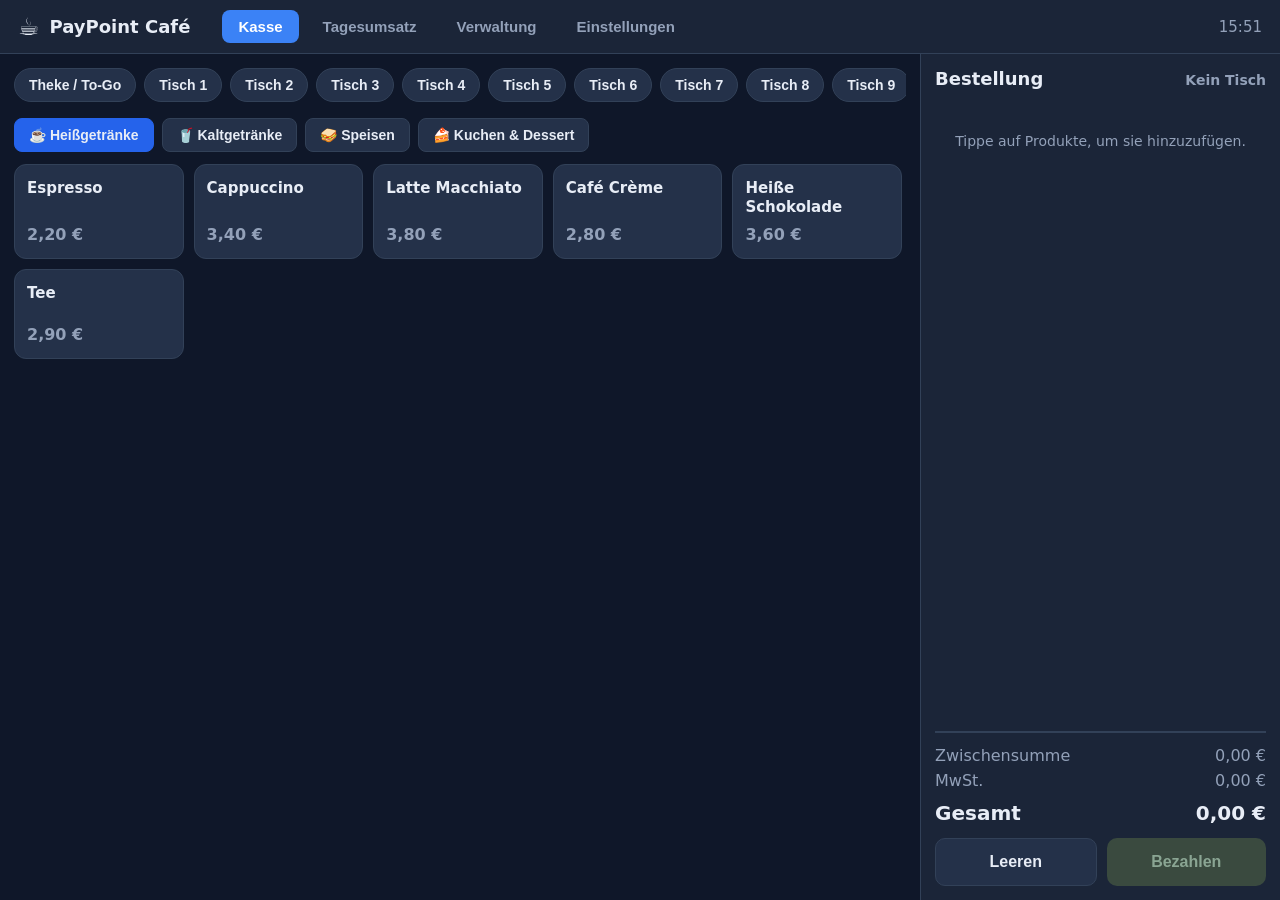
<file: index.html>
<!DOCTYPE html>
<html lang="de">
<head>
  <meta charset="UTF-8" />
  <meta name="viewport" content="width=device-width, initial-scale=1.0, maximum-scale=1.0, user-scalable=no" />
  <title>PayPoint Kasse – Gastronomie</title>
  <style>
/* ===== PayPoint Kasse – Styles ===== */
:root {
  --bg: #0f1729;
  --panel: #1b2538;
  --panel-2: #243149;
  --line: #324158;
  --text: #e8edf6;
  --muted: #93a1b9;
  --accent: #3b82f6;
  --accent-2: #2563eb;
  --green: #16a34a;
  --green-2: #15803d;
  --red: #dc2626;
  --shadow: 0 6px 20px rgba(0,0,0,.25);
}

* { box-sizing: border-box; }
html, body { height: 100%; margin: 0; }
body {
  font-family: system-ui, -apple-system, "Segoe UI", Roboto, sans-serif;
  background: var(--bg);
  color: var(--text);
  display: flex;
  flex-direction: column;
  height: 100vh;
  overflow: hidden;
}

/* ---- Topbar ---- */
.topbar {
  display: flex; align-items: center; gap: 24px;
  padding: 10px 18px;
  background: var(--panel);
  border-bottom: 1px solid var(--line);
}
.brand { display: flex; align-items: center; gap: 10px; font-weight: 700; font-size: 18px; }
.logo { font-size: 24px; }
.tabs { display: flex; gap: 8px; margin-left: 8px; }
.tab-btn {
  background: transparent; color: var(--muted);
  border: none; padding: 8px 16px; border-radius: 8px;
  font-size: 15px; cursor: pointer; font-weight: 600;
}
.tab-btn:hover { background: var(--panel-2); color: var(--text); }
.tab-btn.active { background: var(--accent); color: #fff; }
.clock { margin-left: auto; font-variant-numeric: tabular-nums; color: var(--muted); font-size: 15px; }

/* ---- Views ---- */
.view { display: none; flex: 1; overflow: hidden; }
.view.active { display: flex; }

/* ---- Kasse layout ---- */
#view-kasse { gap: 0; }
.menu-panel { flex: 1; display: flex; flex-direction: column; padding: 14px; overflow: hidden; }
.order-panel {
  width: 360px; background: var(--panel);
  border-left: 1px solid var(--line);
  display: flex; flex-direction: column; padding: 14px;
}

/* Tische */
.table-row { display: flex; gap: 8px; overflow-x: auto; padding-bottom: 10px; }
.table-chip {
  flex: 0 0 auto; padding: 8px 14px; border-radius: 999px;
  background: var(--panel-2); border: 1px solid var(--line);
  color: var(--text); cursor: pointer; font-weight: 600; font-size: 14px;
}
.table-chip.active { background: var(--accent); border-color: var(--accent); color: #fff; }

/* Kategorien */
.category-row { display: flex; gap: 8px; margin: 6px 0 12px; flex-wrap: wrap; }
.cat-btn {
  padding: 8px 14px; border-radius: 8px; cursor: pointer;
  background: var(--panel-2); border: 1px solid var(--line);
  color: var(--text); font-weight: 600; font-size: 14px;
}
.cat-btn.active { background: var(--accent-2); border-color: var(--accent-2); }

/* Produkte */
.product-grid {
  display: grid; grid-template-columns: repeat(auto-fill, minmax(140px, 1fr));
  gap: 10px; overflow-y: auto; padding-right: 4px; align-content: start;
}
.product-card {
  background: var(--panel-2); border: 1px solid var(--line);
  border-radius: 12px; padding: 14px 12px; cursor: pointer;
  display: flex; flex-direction: column; gap: 8px; min-height: 90px;
  transition: transform .05s ease, border-color .15s ease;
}
.product-card:hover { border-color: var(--accent); }
.product-card:active { transform: scale(.97); }
.product-card .p-name { font-weight: 600; font-size: 15px; line-height: 1.25; }
.product-card .p-price { margin-top: auto; color: var(--muted); font-weight: 700; }

/* ---- Order panel ---- */
.order-head { display: flex; align-items: baseline; justify-content: space-between; margin-bottom: 8px; }
.order-head h2 { margin: 0; font-size: 18px; }
.order-table { color: var(--muted); font-size: 14px; font-weight: 600; }
.order-items { flex: 1; overflow-y: auto; margin: 6px 0; }
.empty-hint { color: var(--muted); font-size: 14px; text-align: center; margin-top: 30px; }
.order-item {
  display: flex; align-items: center; gap: 8px;
  padding: 8px 0; border-bottom: 1px solid var(--line);
}
.oi-name { flex: 1; font-size: 14px; }
.oi-name small { display: block; color: var(--muted); }
.qty-ctrl { display: flex; align-items: center; gap: 6px; }
.qty-btn {
  width: 28px; height: 28px; border-radius: 6px; border: 1px solid var(--line);
  background: var(--panel-2); color: var(--text); font-size: 16px; cursor: pointer;
  display: flex; align-items: center; justify-content: center;
}
.qty-num { min-width: 20px; text-align: center; font-weight: 700; }
.oi-total { width: 64px; text-align: right; font-weight: 700; }

.order-summary { padding: 10px 0; border-top: 2px solid var(--line); }
.sum-line { display: flex; justify-content: space-between; padding: 3px 0; color: var(--muted); }
.sum-line.total { color: var(--text); font-size: 20px; font-weight: 800; padding-top: 8px; }

.order-actions { display: flex; gap: 10px; }

/* ---- Buttons ---- */
.btn {
  border: none; border-radius: 10px; padding: 14px 16px;
  font-size: 16px; font-weight: 700; cursor: pointer; flex: 1;
}
.btn-pay { background: var(--green); color: #fff; }
.btn-pay:hover { background: var(--green-2); }
.btn-pay:disabled { background: #3a4a3f; color: #8aa593; cursor: not-allowed; }
.btn-ghost { background: var(--panel-2); color: var(--text); border: 1px solid var(--line); }
.btn-ghost:hover { background: var(--line); }
.btn-danger { background: var(--red); color: #fff; }
.btn-danger:hover { filter: brightness(1.1); }

/* ---- Tagesumsatz ---- */
.report { flex: 1; padding: 18px 24px; overflow-y: auto; width: 100%; }
.report-head { display: flex; align-items: center; justify-content: space-between; flex-wrap: wrap; gap: 12px; }
.report-head h2 { margin: 0; }
.report-controls { display: flex; align-items: center; gap: 12px; flex-wrap: wrap; }
#report-date { color: var(--muted); }
.kpi-row { display: grid; grid-template-columns: repeat(4, 1fr); gap: 14px; margin: 18px 0; }
.kpi { background: var(--panel); border: 1px solid var(--line); border-radius: 12px; padding: 16px; }
.kpi-label { display: block; color: var(--muted); font-size: 13px; }
.kpi-value { display: block; font-size: 24px; font-weight: 800; margin-top: 4px; }
.sales-table { width: 100%; border-collapse: collapse; }
.sales-table th, .sales-table td { text-align: left; padding: 10px 8px; border-bottom: 1px solid var(--line); }
.sales-table th { color: var(--muted); font-size: 13px; }
.sales-table .right { text-align: right; }
.sales-table td.right { text-align: right; font-weight: 700; }

/* ---- Verwaltung ---- */
.admin { flex: 1; padding: 18px 24px; overflow-y: auto; width: 100%; max-width: 900px; }
.admin h2 { margin-top: 0; }
.admin-hint { color: var(--muted); }
.admin-form { display: flex; gap: 10px; flex-wrap: wrap; margin: 16px 0; }
.admin-form input, .admin-form select {
  padding: 12px; border-radius: 8px; border: 1px solid var(--line);
  background: var(--panel-2); color: var(--text); font-size: 15px;
}
.admin-form #f-name { flex: 1; min-width: 180px; }
.admin-form #f-price { width: 110px; }
.admin-form .btn { flex: 0 0 auto; }
.admin-list { display: flex; flex-direction: column; gap: 8px; }
.admin-item {
  display: flex; align-items: center; gap: 12px;
  background: var(--panel); border: 1px solid var(--line);
  border-radius: 10px; padding: 10px 14px;
}
.admin-item .ai-name { flex: 1; font-weight: 600; }
.admin-item .ai-meta { color: var(--muted); font-size: 13px; }
.admin-item .ai-del {
  background: transparent; border: 1px solid var(--red); color: #ff8a8a;
  border-radius: 8px; padding: 6px 12px; cursor: pointer; font-weight: 600;
}
.admin-danger { margin-top: 24px; padding-top: 16px; border-top: 1px solid var(--line); }
.admin-danger .btn { flex: 0 0 auto; }

/* ---- Einstellungen ---- */
.settings { flex: 1; padding: 18px 24px; overflow-y: auto; width: 100%; max-width: 640px; }
.settings h2 { margin-top: 0; }
.settings label { display: block; color: var(--muted); margin: 14px 0 6px; font-weight: 600; }
.settings input {
  width: 100%; padding: 12px; border-radius: 8px; border: 1px solid var(--line);
  background: var(--panel-2); color: var(--text); font-size: 15px;
}

/* ---- Modals ---- */
.modal-backdrop {
  position: fixed; inset: 0; background: rgba(0,0,0,.6);
  display: none; align-items: center; justify-content: center; z-index: 50; padding: 16px;
}
.modal-backdrop.show { display: flex; }
.modal {
  background: var(--panel); border: 1px solid var(--line); border-radius: 16px;
  padding: 22px; width: 420px; max-width: 100%; box-shadow: var(--shadow);
  max-height: 92vh; overflow-y: auto;
}
.modal h2 { margin: 0 0 12px; }
.pay-total { font-size: 18px; margin-bottom: 14px; }
.pay-total strong { font-size: 22px; }
.pay-methods { display: flex; gap: 10px; margin-bottom: 14px; }
.paymethod {
  flex: 1; padding: 16px; border-radius: 10px; cursor: pointer; font-size: 16px; font-weight: 700;
  background: var(--panel-2); border: 2px solid var(--line); color: var(--text);
}
.paymethod.active { border-color: var(--accent); background: var(--accent-2); }
.cash-area { margin-bottom: 14px; }
.cash-area label { display: block; color: var(--muted); margin-bottom: 6px; }
.cash-area input {
  width: 100%; padding: 14px; font-size: 20px; border-radius: 10px;
  border: 1px solid var(--line); background: var(--panel-2); color: var(--text);
}
.quick-cash { display: flex; gap: 8px; flex-wrap: wrap; margin: 10px 0; }
.quick-cash button {
  padding: 8px 14px; border-radius: 8px; border: 1px solid var(--line);
  background: var(--panel-2); color: var(--text); cursor: pointer; font-weight: 600;
}
.change-line { font-size: 18px; margin-top: 8px; }
.change-line strong { color: var(--green); }
.modal-actions { display: flex; gap: 10px; margin-top: 8px; }

/* ---- Bon ---- */
.receipt-modal { width: 320px; }
.receipt {
  background: #fff; color: #111; font-family: "Courier New", monospace;
  padding: 16px; border-radius: 6px; font-size: 13px; line-height: 1.5;
}
.receipt h3 { text-align: center; margin: 0 0 4px; }
.receipt .r-center { text-align: center; }
.receipt .r-line { border-top: 1px dashed #999; margin: 8px 0; }
.receipt .r-row { display: flex; justify-content: space-between; }
.receipt .r-total { font-weight: 700; font-size: 15px; }

/* ---- Tablet ---- */
@media (max-width: 760px) {
  .kpi-row { grid-template-columns: repeat(2, 1fr); }
}

/* ---- Handy: Panels untereinander ---- */
@media (max-width: 640px) {
  .topbar { gap: 8px; padding: 8px 10px; }
  .brand-name { display: none; }
  .clock { display: none; }
  .tab-btn { padding: 8px 12px; font-size: 14px; }
  #view-kasse { flex-direction: column; }
  .menu-panel { padding: 10px; }
  .order-panel {
    width: 100%; border-left: none; border-top: 2px solid var(--line);
    max-height: 46vh; padding: 10px;
  }
  .product-grid { grid-template-columns: repeat(auto-fill, minmax(104px, 1fr)); }
  .product-card { min-height: 74px; padding: 10px; }
  .report, .admin, .settings { padding: 14px; }
}

/* ---- Druck: nur den Bon zeigen ---- */
@media print {
  body * { visibility: hidden; }
  #receipt, #receipt * { visibility: visible; }
  #receipt { position: absolute; left: 0; top: 0; width: 100%; }
}
  </style>
</head>
<body>
  <header class="topbar">
    <div class="brand">
      <span class="logo">☕</span>
      <span class="brand-name" id="brand-name">PayPoint Kasse</span>
    </div>
    <nav class="tabs">
      <button class="tab-btn active" data-view="kasse">Kasse</button>
      <button class="tab-btn" data-view="umsatz">Tagesumsatz</button>
      <button class="tab-btn" data-view="verwaltung">Verwaltung</button>
      <button class="tab-btn" data-view="einstellungen">Einstellungen</button>
    </nav>
    <div class="clock" id="clock">--:--</div>
  </header>

  <!-- ===================== KASSE ===================== -->
  <main id="view-kasse" class="view active">
    <section class="menu-panel">
      <div class="table-row" id="table-row"></div>
      <div class="category-row" id="category-row"></div>
      <div class="product-grid" id="product-grid"></div>
    </section>

    <aside class="order-panel">
      <div class="order-head">
        <h2 id="order-title">Bestellung</h2>
        <span class="order-table" id="order-table-label">Kein Tisch</span>
      </div>
      <div class="order-items" id="order-items">
        <p class="empty-hint">Tippe auf Produkte, um sie hinzuzufügen.</p>
      </div>
      <div class="order-summary">
        <div class="sum-line"><span>Zwischensumme</span><span id="sum-net">0,00 €</span></div>
        <div class="sum-line"><span>MwSt.</span><span id="sum-tax">0,00 €</span></div>
        <div class="sum-line total"><span>Gesamt</span><span id="sum-total">0,00 €</span></div>
      </div>
      <div class="order-actions">
        <button class="btn btn-ghost" id="btn-clear">Leeren</button>
        <button class="btn btn-pay" id="btn-pay" disabled>Bezahlen</button>
      </div>
    </aside>
  </main>

  <!-- ===================== TAGESUMSATZ ===================== -->
  <main id="view-umsatz" class="view">
    <div class="report">
      <div class="report-head">
        <h2>Tagesumsatz</h2>
        <div class="report-controls">
          <span id="report-date"></span>
          <button class="btn btn-ghost" id="btn-export">Als CSV exportieren</button>
          <button class="btn btn-danger" id="btn-reset-day">Tag abschließen / zurücksetzen</button>
        </div>
      </div>
      <div class="kpi-row">
        <div class="kpi"><span class="kpi-label">Umsatz gesamt</span><span class="kpi-value" id="kpi-total">0,00 €</span></div>
        <div class="kpi"><span class="kpi-label">Bezahlungen</span><span class="kpi-value" id="kpi-count">0</span></div>
        <div class="kpi"><span class="kpi-label">Bar</span><span class="kpi-value" id="kpi-cash">0,00 €</span></div>
        <div class="kpi"><span class="kpi-label">Karte</span><span class="kpi-value" id="kpi-card">0,00 €</span></div>
      </div>
      <table class="sales-table">
        <thead><tr><th>Zeit</th><th>Tisch</th><th>Artikel</th><th>Zahlart</th><th class="right">Betrag</th></tr></thead>
        <tbody id="sales-body"></tbody>
      </table>
    </div>
  </main>

  <!-- ===================== VERWALTUNG ===================== -->
  <main id="view-verwaltung" class="view">
    <div class="admin">
      <h2>Speisekarte verwalten</h2>
      <p class="admin-hint">Hier kannst du Produkte hinzufügen, ändern oder löschen. Änderungen werden automatisch gespeichert.</p>
      <form class="admin-form" id="admin-form">
        <input type="text" id="f-name" placeholder="Name (z.B. Cappuccino)" required />
        <input type="number" id="f-price" placeholder="Preis €" step="0.01" min="0" required />
        <select id="f-category"></select>
        <select id="f-tax">
          <option value="19">19% MwSt.</option>
          <option value="7">7% MwSt.</option>
        </select>
        <button class="btn btn-pay" type="submit">Hinzufügen</button>
      </form>
      <div class="admin-list" id="admin-list"></div>
      <div class="admin-danger">
        <button class="btn btn-danger" id="btn-reset-menu">Speisekarte auf Standard zurücksetzen</button>
      </div>
    </div>
  </main>

  <!-- ===================== EINSTELLUNGEN ===================== -->
  <main id="view-einstellungen" class="view">
    <div class="settings">
      <h2>Einstellungen</h2>
      <p class="admin-hint">Diese Angaben erscheinen oben auf dem Kassenbon.</p>
      <label for="s-shopname">Name deines Cafés</label>
      <input type="text" id="s-shopname" placeholder="z.B. Café Sonnenschein" />
      <label for="s-shopaddr">Adresse / Zeile 2 (optional)</label>
      <input type="text" id="s-shopaddr" placeholder="z.B. Hauptstraße 1, 10115 Berlin" />
      <div style="margin-top:18px"><button class="btn btn-pay" id="btn-save-settings" style="flex:0 0 auto">Speichern</button></div>
    </div>
  </main>

  <!-- ===================== ZAHL-DIALOG ===================== -->
  <div class="modal-backdrop" id="pay-modal">
    <div class="modal">
      <h2>Bezahlen</h2>
      <div class="pay-total">Zu zahlen: <strong id="pay-total-amount">0,00 €</strong></div>
      <div class="pay-methods">
        <button class="paymethod active" data-method="bar">💶 Bar</button>
        <button class="paymethod" data-method="karte">💳 Karte</button>
      </div>
      <div class="cash-area" id="cash-area">
        <label>Gegeben (€)</label>
        <input type="number" id="cash-given" step="0.01" min="0" inputmode="decimal" />
        <div class="quick-cash" id="quick-cash"></div>
        <div class="change-line">Rückgeld: <strong id="cash-change">0,00 €</strong></div>
      </div>
      <div class="modal-actions">
        <button class="btn btn-ghost" id="btn-pay-cancel">Abbrechen</button>
        <button class="btn btn-pay" id="btn-pay-confirm">Zahlung abschließen</button>
      </div>
    </div>
  </div>

  <!-- ===================== BON / QUITTUNG ===================== -->
  <div class="modal-backdrop" id="receipt-modal">
    <div class="modal receipt-modal">
      <div class="receipt" id="receipt"></div>
      <div class="modal-actions">
        <button class="btn btn-ghost" id="btn-receipt-print">Drucken</button>
        <button class="btn btn-pay" id="btn-receipt-close">Neue Bestellung</button>
      </div>
    </div>
  </div>

  <script>
/* ============================================================
 * PayPoint Kasse – Daten + Logik (alles in einer Datei)
 * Läuft komplett lokal im Browser; Daten im localStorage.
 * ============================================================ */
"use strict";

/* ---------- Standard-Speisekarte ---------- */
const DEFAULT_CATEGORIES = [
  { id: "heiss",   name: "Heißgetränke",     icon: "☕" },
  { id: "kalt",    name: "Kaltgetränke",     icon: "🥤" },
  { id: "speisen", name: "Speisen",          icon: "🥪" },
  { id: "kuchen",  name: "Kuchen & Dessert", icon: "🍰" },
];
const DEFAULT_PRODUCTS = [
  { id: "p1",  name: "Espresso",         price: 2.20, category: "heiss",   taxRate: 19 },
  { id: "p2",  name: "Cappuccino",       price: 3.40, category: "heiss",   taxRate: 19 },
  { id: "p3",  name: "Latte Macchiato",  price: 3.80, category: "heiss",   taxRate: 19 },
  { id: "p4",  name: "Café Crème",       price: 2.80, category: "heiss",   taxRate: 19 },
  { id: "p5",  name: "Heiße Schokolade", price: 3.60, category: "heiss",   taxRate: 19 },
  { id: "p6",  name: "Tee",              price: 2.90, category: "heiss",   taxRate: 19 },
  { id: "p7",  name: "Mineralwasser",    price: 2.50, category: "kalt",    taxRate: 19 },
  { id: "p8",  name: "Apfelschorle",     price: 3.20, category: "kalt",    taxRate: 19 },
  { id: "p9",  name: "Cola",             price: 3.20, category: "kalt",    taxRate: 19 },
  { id: "p10", name: "Orangensaft",      price: 3.50, category: "kalt",    taxRate: 19 },
  { id: "p11", name: "Eiskaffee",        price: 4.50, category: "kalt",    taxRate: 19 },
  { id: "p12", name: "Croissant",        price: 2.20, category: "speisen", taxRate: 7 },
  { id: "p13", name: "Käsebrötchen",     price: 3.50, category: "speisen", taxRate: 7 },
  { id: "p14", name: "Sandwich",         price: 5.90, category: "speisen", taxRate: 7 },
  { id: "p15", name: "Quiche",           price: 4.80, category: "speisen", taxRate: 7 },
  { id: "p16", name: "Suppe des Tages",  price: 5.50, category: "speisen", taxRate: 7 },
  { id: "p17", name: "Käsekuchen",       price: 3.90, category: "kuchen",  taxRate: 7 },
  { id: "p18", name: "Apfelstrudel",     price: 4.20, category: "kuchen",  taxRate: 7 },
  { id: "p19", name: "Brownie",          price: 3.50, category: "kuchen",  taxRate: 7 },
  { id: "p20", name: "Muffin",           price: 2.80, category: "kuchen",  taxRate: 7 },
];
const DEFAULT_TABLES = ["Theke", "1", "2", "3", "4", "5", "6", "7", "8", "9", "10", "11", "12"];

/* ---------- Hilfsfunktionen ---------- */
const $ = (sel) => document.querySelector(sel);
const $$ = (sel) => Array.from(document.querySelectorAll(sel));
const euro = (n) => n.toLocaleString("de-DE", { style: "currency", currency: "EUR" });
const todayKey = () => new Date().toISOString().slice(0, 10);

const STORE = {
  load(key, fallback) {
    try { const raw = localStorage.getItem(key); return raw ? JSON.parse(raw) : fallback; }
    catch { return fallback; }
  },
  save(key, value) { localStorage.setItem(key, JSON.stringify(value)); },
};

const KEY_PRODUCTS = "pp_products";
const KEY_CATEGORIES = "pp_categories";
const KEY_SALES = "pp_sales";
const KEY_SHOP = "pp_shop";

let categories = STORE.load(KEY_CATEGORIES, DEFAULT_CATEGORIES);
let products = STORE.load(KEY_PRODUCTS, DEFAULT_PRODUCTS);
let sales = STORE.load(KEY_SALES, {});
let shop = STORE.load(KEY_SHOP, { name: "PayPoint Café", addr: "" });

let currentTable = null;
let activeCategory = categories[0] ? categories[0].id : null;
let order = [];
let payMethod = "bar";

/* ---------- Rendering: Kasse ---------- */
function renderTables() {
  const row = $("#table-row");
  row.innerHTML = "";
  DEFAULT_TABLES.forEach((t) => {
    const chip = document.createElement("button");
    chip.className = "table-chip" + (currentTable === t ? " active" : "");
    chip.textContent = t === "Theke" ? "Theke / To-Go" : "Tisch " + t;
    chip.onclick = () => { currentTable = t; renderTables(); updateOrderHeader(); };
    row.appendChild(chip);
  });
}
function renderCategories() {
  const row = $("#category-row");
  row.innerHTML = "";
  categories.forEach((c) => {
    const b = document.createElement("button");
    b.className = "cat-btn" + (activeCategory === c.id ? " active" : "");
    b.textContent = (c.icon ? c.icon + " " : "") + c.name;
    b.onclick = () => { activeCategory = c.id; renderCategories(); renderProducts(); };
    row.appendChild(b);
  });
}
function renderProducts() {
  const grid = $("#product-grid");
  grid.innerHTML = "";
  products.filter((p) => p.category === activeCategory).forEach((p) => {
    const card = document.createElement("div");
    card.className = "product-card";
    card.innerHTML = `<div class="p-name">${escapeHtml(p.name)}</div><div class="p-price">${euro(p.price)}</div>`;
    card.onclick = () => addToOrder(p);
    grid.appendChild(card);
  });
  if (!grid.children.length) grid.innerHTML = `<p class="empty-hint">Keine Produkte in dieser Kategorie.</p>`;
}
function updateOrderHeader() {
  const label = currentTable
    ? (currentTable === "Theke" ? "Theke / To-Go" : "Tisch " + currentTable)
    : "Kein Tisch";
  $("#order-table-label").textContent = label;
}
function renderOrder() {
  const box = $("#order-items");
  box.innerHTML = "";
  if (!order.length) {
    box.innerHTML = `<p class="empty-hint">Tippe auf Produkte, um sie hinzuzufügen.</p>`;
  } else {
    order.forEach((item) => {
      const row = document.createElement("div");
      row.className = "order-item";
      row.innerHTML = `
        <div class="oi-name">${escapeHtml(item.name)}<small>${euro(item.price)} · ${item.taxRate}% MwSt.</small></div>
        <div class="qty-ctrl">
          <button class="qty-btn" data-act="minus">−</button>
          <span class="qty-num">${item.qty}</span>
          <button class="qty-btn" data-act="plus">+</button>
        </div>
        <div class="oi-total">${euro(item.price * item.qty)}</div>`;
      row.querySelector('[data-act="minus"]').onclick = () => changeQty(item.id, -1);
      row.querySelector('[data-act="plus"]').onclick = () => changeQty(item.id, +1);
      box.appendChild(row);
    });
  }
  renderSummary();
}
function renderSummary() {
  const { net, tax, total } = computeTotals(order);
  $("#sum-net").textContent = euro(net);
  $("#sum-tax").textContent = euro(tax);
  $("#sum-total").textContent = euro(total);
  $("#btn-pay").disabled = order.length === 0;
}

/* ---------- Bestell-Aktionen ---------- */
function addToOrder(product) {
  if (!currentTable) currentTable = "Theke";
  updateOrderHeader();
  renderTables();
  const existing = order.find((i) => i.id === product.id);
  if (existing) existing.qty += 1;
  else order.push({ id: product.id, name: product.name, price: product.price, taxRate: product.taxRate, qty: 1 });
  renderOrder();
}
function changeQty(id, delta) {
  const item = order.find((i) => i.id === id);
  if (!item) return;
  item.qty += delta;
  if (item.qty <= 0) order = order.filter((i) => i.id !== id);
  renderOrder();
}
function clearOrder() { order = []; renderOrder(); }

function computeTotals(items) {
  let total = 0, tax = 0;
  items.forEach((i) => {
    const lineGross = i.price * i.qty;
    total += lineGross;
    tax += lineGross - lineGross / (1 + i.taxRate / 100);
  });
  return { net: total - tax, tax, total };
}

/* ---------- Bezahlen ---------- */
function openPayModal() {
  if (!order.length) return;
  const { total } = computeTotals(order);
  $("#pay-total-amount").textContent = euro(total);
  payMethod = "bar";
  $$(".paymethod").forEach((b) => b.classList.toggle("active", b.dataset.method === "bar"));
  $("#cash-area").style.display = "block";
  $("#cash-given").value = "";
  $("#cash-change").textContent = euro(0);
  renderQuickCash(total);
  $("#pay-modal").classList.add("show");
}
function renderQuickCash(total) {
  const box = $("#quick-cash");
  box.innerHTML = "";
  quickCashValues(total).forEach((v) => {
    const b = document.createElement("button");
    b.textContent = v === total ? "Passend" : euro(v);
    b.onclick = () => { $("#cash-given").value = v.toFixed(2); updateChange(); };
    box.appendChild(b);
  });
}
function quickCashValues(total) {
  const set = new Set([total]);
  [5, 10, 20, 50].forEach((note) => { if (note >= total) set.add(note); });
  set.add(Math.ceil(total / 10) * 10);
  return Array.from(set).sort((a, b) => a - b).slice(0, 4);
}
function updateChange() {
  const { total } = computeTotals(order);
  const given = parseFloat($("#cash-given").value) || 0;
  $("#cash-change").textContent = euro(Math.max(0, given - total));
}
function confirmPayment() {
  const { net, tax, total } = computeTotals(order);
  const given = payMethod === "bar" ? parseFloat($("#cash-given").value) || 0 : total;
  if (payMethod === "bar" && given < total) {
    alert("Der gegebene Betrag ist kleiner als der zu zahlende Betrag.");
    return;
  }
  const sale = {
    time: new Date().toISOString(),
    table: currentTable || "Theke",
    method: payMethod,
    items: order.map((i) => ({ name: i.name, price: i.price, qty: i.qty, taxRate: i.taxRate })),
    net, tax, total,
    given: payMethod === "bar" ? given : total,
    change: payMethod === "bar" ? Math.max(0, given - total) : 0,
  };
  const day = todayKey();
  if (!sales[day]) sales[day] = [];
  sales[day].push(sale);
  STORE.save(KEY_SALES, sales);
  $("#pay-modal").classList.remove("show");
  showReceipt(sale);
  order = [];
  currentTable = null;
  renderTables();
  updateOrderHeader();
  renderOrder();
}

/* ---------- Bon ---------- */
function showReceipt(sale) {
  const d = new Date(sale.time);
  const tableLabel = sale.table === "Theke" ? "Theke / To-Go" : "Tisch " + sale.table;
  let lines = "";
  sale.items.forEach((i) => {
    lines += `<div class="r-row"><span>${i.qty}× ${escapeHtml(i.name)}</span><span>${euro(i.price * i.qty)}</span></div>`;
  });
  const methodLabel = sale.method === "bar" ? "Bar" : "Karte";
  let cashLines = "";
  if (sale.method === "bar") {
    cashLines = `<div class="r-row"><span>Gegeben</span><span>${euro(sale.given)}</span></div>
                 <div class="r-row"><span>Rückgeld</span><span>${euro(sale.change)}</span></div>`;
  }
  const addrLine = shop.addr ? `<div class="r-center">${escapeHtml(shop.addr)}</div>` : "";
  $("#receipt").innerHTML = `
    <h3>${escapeHtml(shop.name || "PayPoint Café")}</h3>
    ${addrLine}
    <div class="r-center">Vielen Dank für Ihren Besuch!</div>
    <div class="r-line"></div>
    <div class="r-row"><span>${d.toLocaleDateString("de-DE")}</span><span>${d.toLocaleTimeString("de-DE", { hour: "2-digit", minute: "2-digit" })}</span></div>
    <div class="r-row"><span>${tableLabel}</span><span></span></div>
    <div class="r-line"></div>
    ${lines}
    <div class="r-line"></div>
    <div class="r-row"><span>Netto</span><span>${euro(sale.net)}</span></div>
    <div class="r-row"><span>MwSt.</span><span>${euro(sale.tax)}</span></div>
    <div class="r-row r-total"><span>SUMME</span><span>${euro(sale.total)}</span></div>
    <div class="r-line"></div>
    <div class="r-row"><span>Zahlart</span><span>${methodLabel}</span></div>
    ${cashLines}
    <div class="r-line"></div>
    <div class="r-center">Dies ist kein steuerlicher Beleg.</div>`;
  $("#receipt-modal").classList.add("show");
}

/* ---------- Tagesumsatz ---------- */
function renderReport() {
  const day = todayKey();
  const list = sales[day] || [];
  $("#report-date").textContent = new Date().toLocaleDateString("de-DE", {
    weekday: "long", year: "numeric", month: "long", day: "numeric",
  });
  let total = 0, cash = 0, card = 0;
  list.forEach((s) => { total += s.total; if (s.method === "bar") cash += s.total; else card += s.total; });
  $("#kpi-total").textContent = euro(total);
  $("#kpi-count").textContent = String(list.length);
  $("#kpi-cash").textContent = euro(cash);
  $("#kpi-card").textContent = euro(card);
  const body = $("#sales-body");
  body.innerHTML = "";
  if (!list.length) {
    body.innerHTML = `<tr><td colspan="5" style="color:var(--muted)">Heute noch keine Bezahlungen.</td></tr>`;
    return;
  }
  [...list].reverse().forEach((s) => {
    const tr = document.createElement("tr");
    const t = new Date(s.time).toLocaleTimeString("de-DE", { hour: "2-digit", minute: "2-digit" });
    const itemsTxt = s.items.map((i) => `${i.qty}× ${i.name}`).join(", ");
    const tableLabel = s.table === "Theke" ? "Theke" : "Tisch " + s.table;
    tr.innerHTML = `<td>${t}</td><td>${tableLabel}</td><td>${escapeHtml(itemsTxt)}</td>
                    <td>${s.method === "bar" ? "Bar" : "Karte"}</td><td class="right">${euro(s.total)}</td>`;
    body.appendChild(tr);
  });
}
function exportCsv() {
  const day = todayKey();
  const list = sales[day] || [];
  if (!list.length) { alert("Heute gibt es noch keine Bezahlungen zum Exportieren."); return; }
  const rows = [["Zeit", "Tisch", "Artikel", "Zahlart", "Netto", "MwSt", "Gesamt"]];
  list.forEach((s) => {
    rows.push([
      new Date(s.time).toLocaleString("de-DE"), s.table,
      s.items.map((i) => `${i.qty}x ${i.name}`).join(" | "),
      s.method === "bar" ? "Bar" : "Karte",
      s.net.toFixed(2), s.tax.toFixed(2), s.total.toFixed(2),
    ]);
  });
  const csv = rows.map((r) => r.map((c) => `"${String(c).replace(/"/g, '""')}"`).join(";")).join("\n");
  const blob = new Blob(["﻿" + csv], { type: "text/csv;charset=utf-8;" });
  const url = URL.createObjectURL(blob);
  const a = document.createElement("a");
  a.href = url; a.download = `tagesumsatz_${day}.csv`; a.click();
  URL.revokeObjectURL(url);
}
function resetDay() {
  const day = todayKey();
  if (!sales[day] || !sales[day].length) { alert("Heute gibt es keine Daten zum Zurücksetzen."); return; }
  if (!confirm("Tag wirklich abschließen? Die heutigen Bezahlungen werden aus der Übersicht entfernt.\n\nTipp: Exportiere vorher als CSV, falls du die Daten behalten möchtest.")) return;
  delete sales[day];
  STORE.save(KEY_SALES, sales);
  renderReport();
}

/* ---------- Verwaltung ---------- */
function renderAdmin() {
  const sel = $("#f-category");
  sel.innerHTML = "";
  categories.forEach((c) => {
    const o = document.createElement("option");
    o.value = c.id; o.textContent = c.name; sel.appendChild(o);
  });
  const listBox = $("#admin-list");
  listBox.innerHTML = "";
  categories.forEach((cat) => {
    const catItems = products.filter((p) => p.category === cat.id);
    if (!catItems.length) return;
    const header = document.createElement("div");
    header.className = "ai-meta"; header.style.margin = "10px 0 4px";
    header.textContent = (cat.icon ? cat.icon + " " : "") + cat.name;
    listBox.appendChild(header);
    catItems.forEach((p) => {
      const row = document.createElement("div");
      row.className = "admin-item";
      row.innerHTML = `<span class="ai-name">${escapeHtml(p.name)}</span>
                       <span class="ai-meta">${euro(p.price)} · ${p.taxRate}% MwSt.</span>
                       <button class="ai-del">Löschen</button>`;
      row.querySelector(".ai-del").onclick = () => {
        products = products.filter((x) => x.id !== p.id);
        STORE.save(KEY_PRODUCTS, products);
        renderAdmin(); renderProducts();
      };
      listBox.appendChild(row);
    });
  });
}
function addProduct(e) {
  e.preventDefault();
  const name = $("#f-name").value.trim();
  const price = parseFloat($("#f-price").value);
  const category = $("#f-category").value;
  const taxRate = parseInt($("#f-tax").value, 10);
  if (!name || isNaN(price) || price < 0) return;
  products.push({ id: "u" + Date.now(), name, price, category, taxRate });
  STORE.save(KEY_PRODUCTS, products);
  $("#admin-form").reset();
  renderAdmin(); renderProducts();
}
function resetMenu() {
  if (!confirm("Speisekarte wirklich auf die Standard-Produkte zurücksetzen? Deine eigenen Produkte gehen dabei verloren.")) return;
  products = JSON.parse(JSON.stringify(DEFAULT_PRODUCTS));
  categories = JSON.parse(JSON.stringify(DEFAULT_CATEGORIES));
  STORE.save(KEY_PRODUCTS, products);
  STORE.save(KEY_CATEGORIES, categories);
  activeCategory = categories[0].id;
  renderAdmin(); renderCategories(); renderProducts();
}

/* ---------- Einstellungen ---------- */
function renderSettings() {
  $("#s-shopname").value = shop.name || "";
  $("#s-shopaddr").value = shop.addr || "";
}
function saveSettings() {
  shop = { name: $("#s-shopname").value.trim() || "PayPoint Café", addr: $("#s-shopaddr").value.trim() };
  STORE.save(KEY_SHOP, shop);
  applyShop();
  alert("Gespeichert! Dein Café-Name erscheint jetzt auf dem Bon.");
}
function applyShop() {
  $("#brand-name").textContent = shop.name || "PayPoint Kasse";
  document.title = (shop.name || "PayPoint") + " – Kasse";
}

/* ---------- Navigation ---------- */
function switchView(view) {
  $$(".tab-btn").forEach((b) => b.classList.toggle("active", b.dataset.view === view));
  $$(".view").forEach((v) => v.classList.remove("active"));
  $("#view-" + view).classList.add("active");
  if (view === "umsatz") renderReport();
  if (view === "verwaltung") renderAdmin();
  if (view === "einstellungen") renderSettings();
}
function escapeHtml(str) {
  return String(str).replace(/[&<>"']/g, (c) =>
    ({ "&": "&amp;", "<": "&lt;", ">": "&gt;", '"': "&quot;", "'": "&#39;" }[c]));
}
function tickClock() {
  $("#clock").textContent = new Date().toLocaleTimeString("de-DE", { hour: "2-digit", minute: "2-digit" });
}

function init() {
  applyShop();
  $$(".tab-btn").forEach((b) => (b.onclick = () => switchView(b.dataset.view)));
  renderTables(); renderCategories(); renderProducts(); renderOrder(); updateOrderHeader();
  $("#btn-clear").onclick = clearOrder;
  $("#btn-pay").onclick = openPayModal;
  $$(".paymethod").forEach((b) => {
    b.onclick = () => {
      payMethod = b.dataset.method;
      $$(".paymethod").forEach((x) => x.classList.toggle("active", x === b));
      $("#cash-area").style.display = payMethod === "bar" ? "block" : "none";
    };
  });
  $("#cash-given").oninput = updateChange;
  $("#btn-pay-cancel").onclick = () => $("#pay-modal").classList.remove("show");
  $("#btn-pay-confirm").onclick = confirmPayment;
  $("#btn-receipt-print").onclick = () => window.print();
  $("#btn-receipt-close").onclick = () => $("#receipt-modal").classList.remove("show");
  $("#btn-export").onclick = exportCsv;
  $("#btn-reset-day").onclick = resetDay;
  $("#admin-form").onsubmit = addProduct;
  $("#btn-reset-menu").onclick = resetMenu;
  $("#btn-save-settings").onclick = saveSettings;
  tickClock();
  setInterval(tickClock, 1000 * 20);
}
document.addEventListener("DOMContentLoaded", init);
  </script>
</body>
</html>
</file>
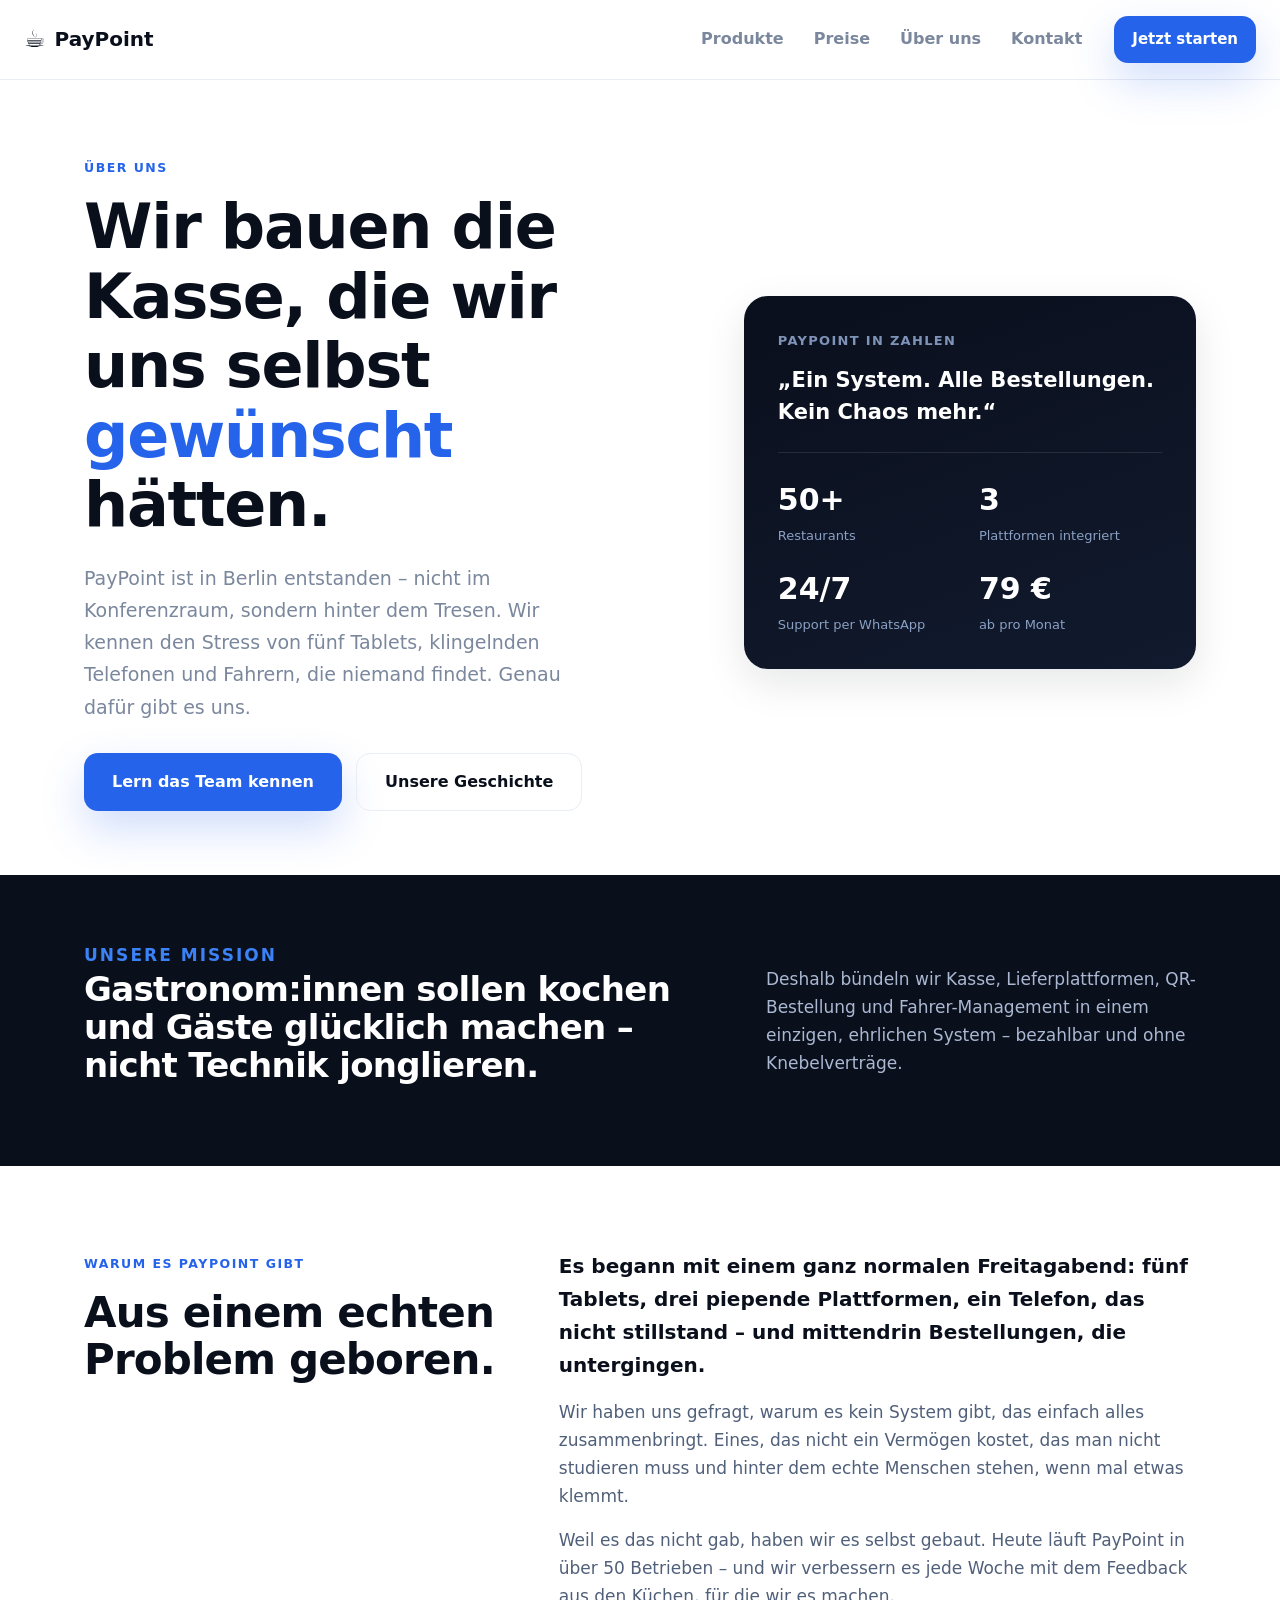
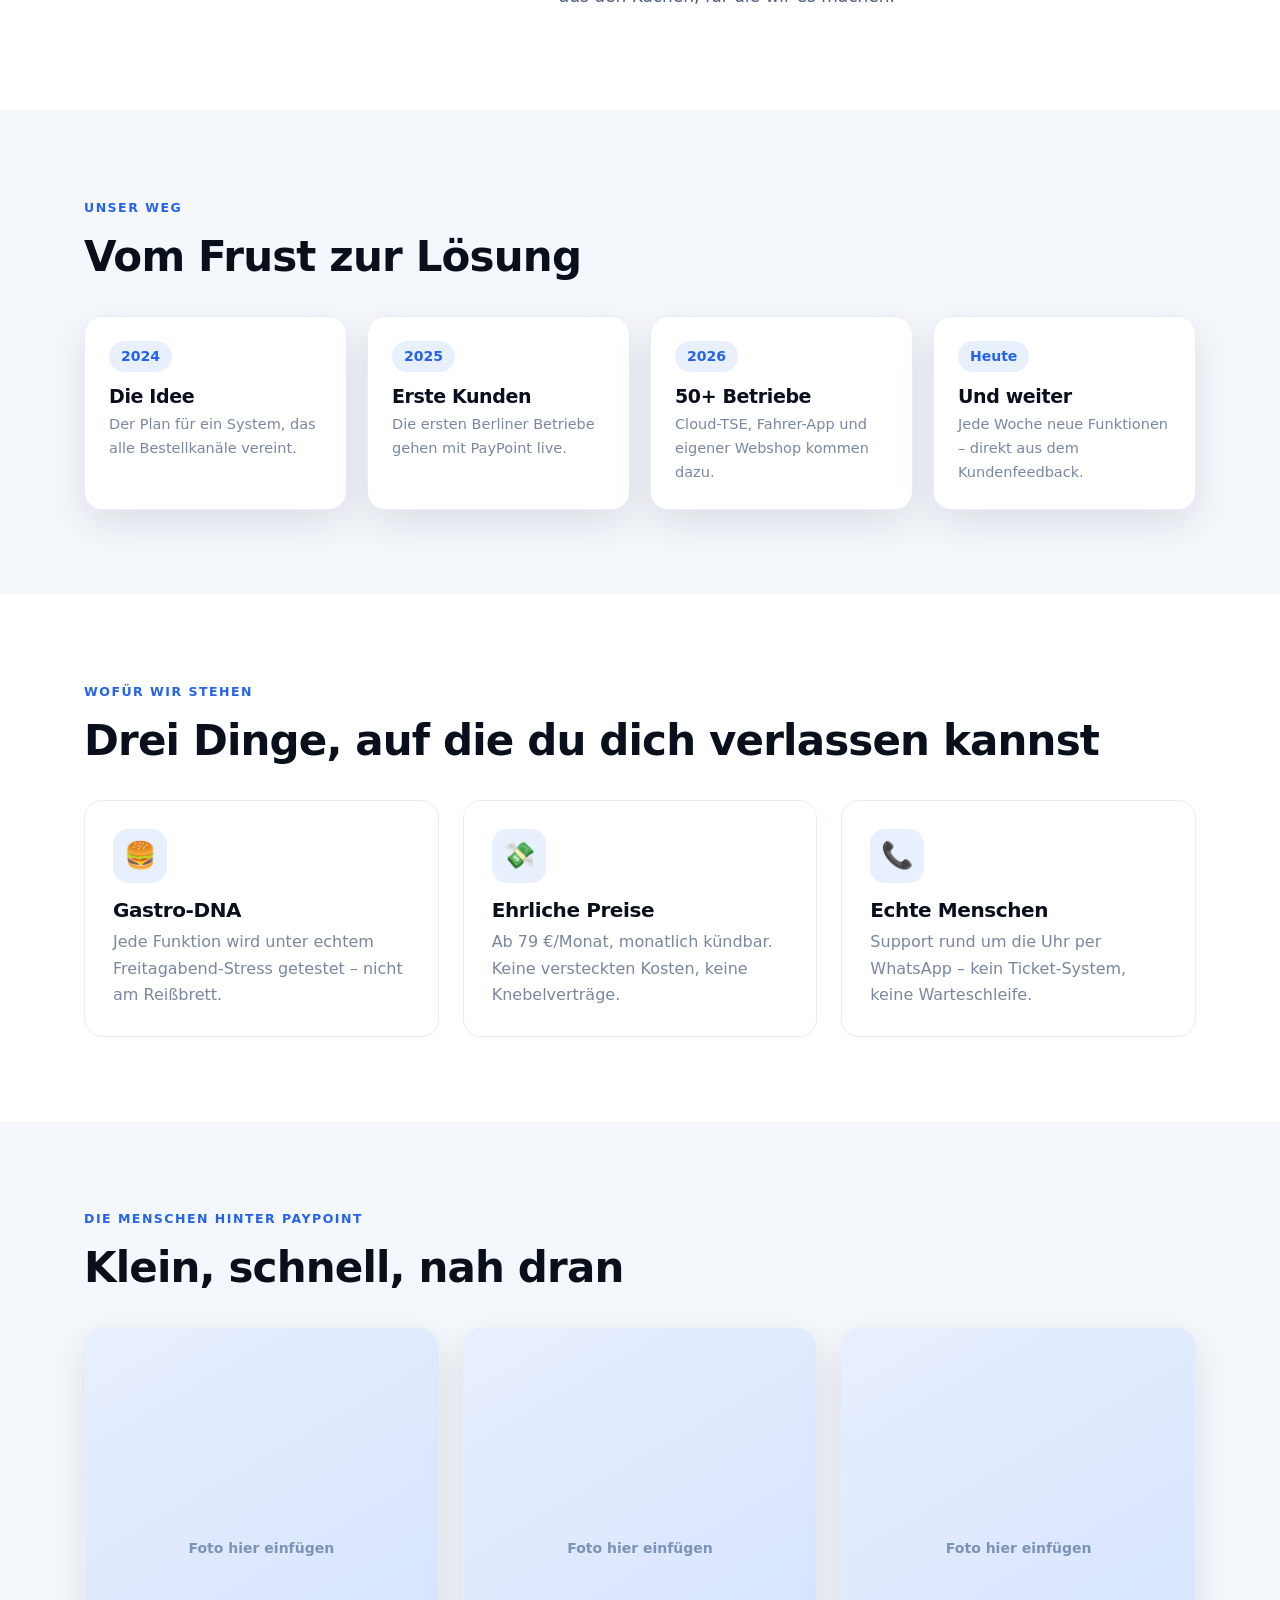
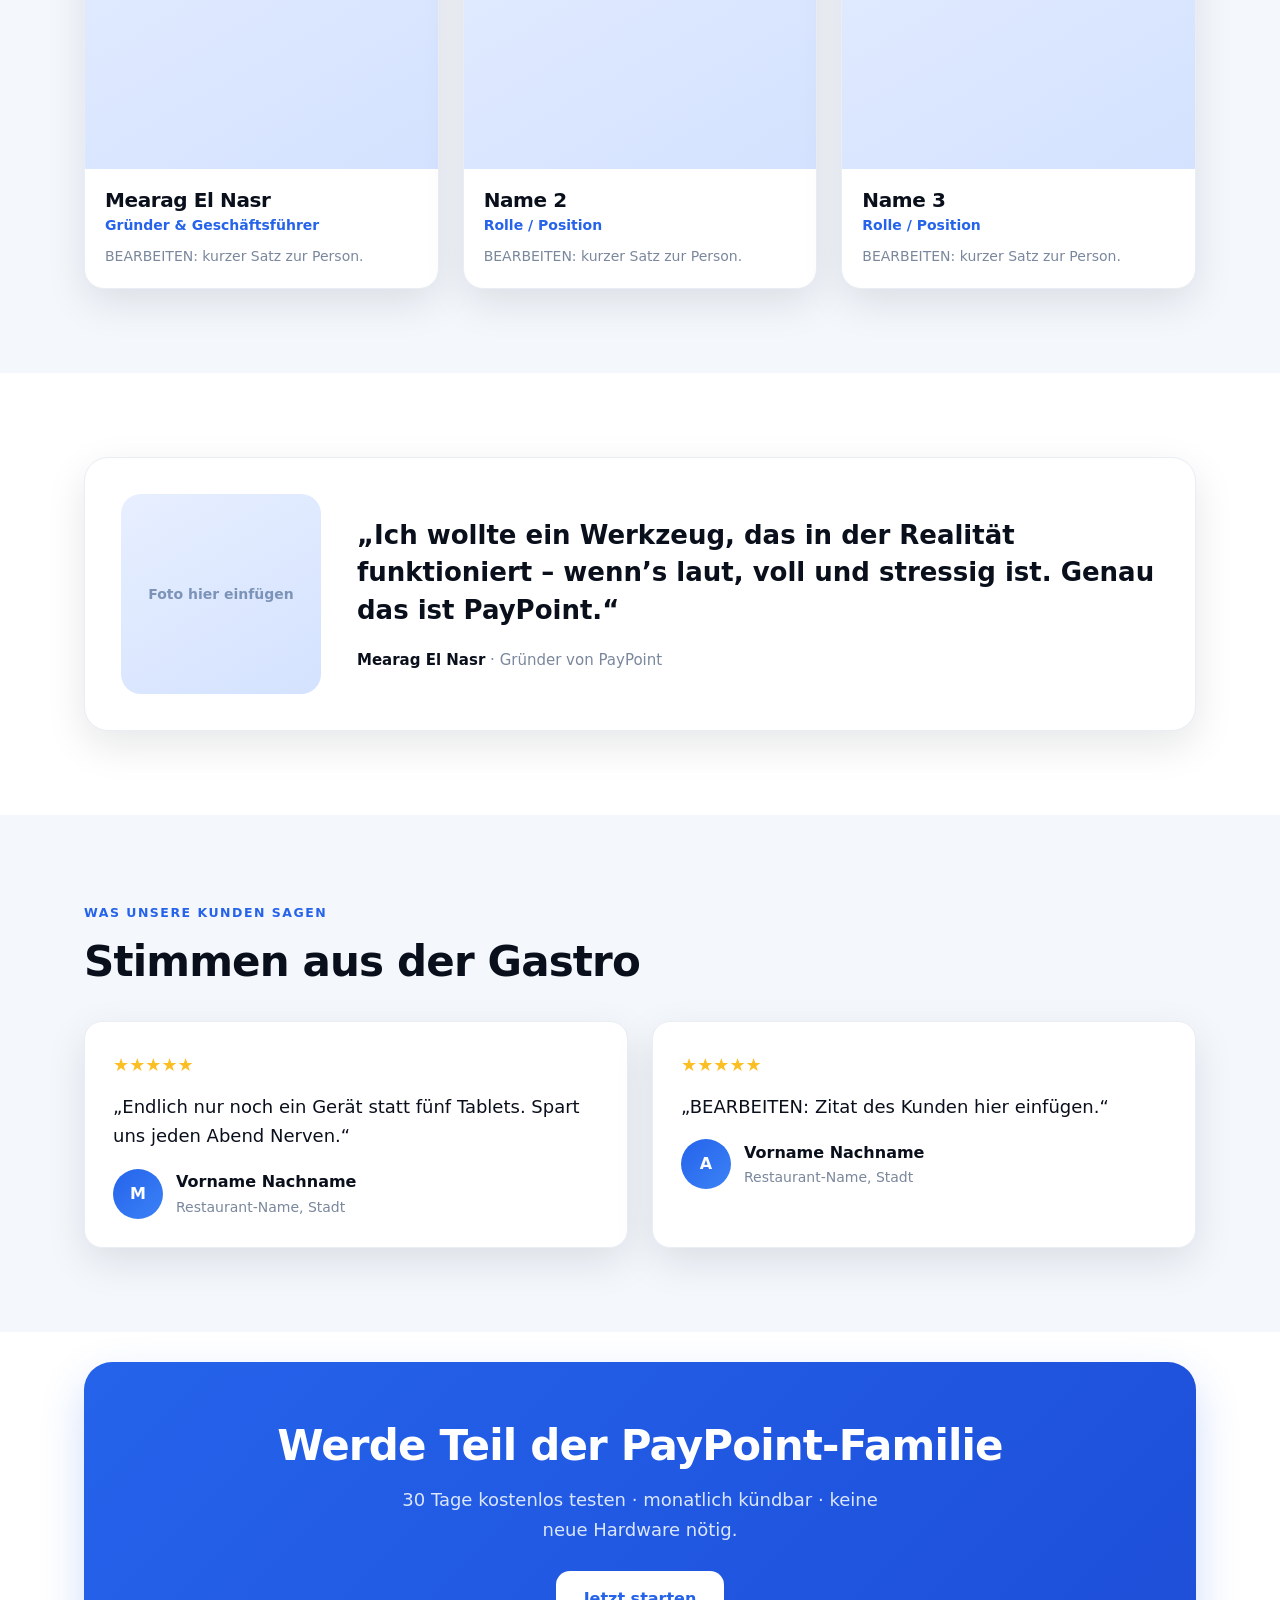
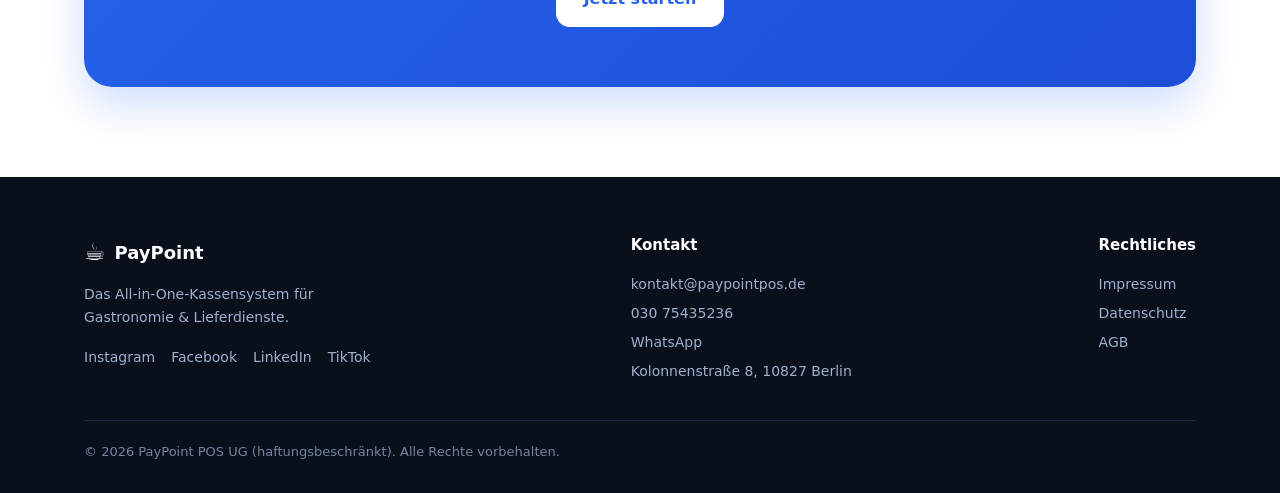
<file: ueber-uns.html>
<!DOCTYPE html>
<html lang="de">
<head>
  <meta charset="UTF-8" />
  <meta name="viewport" content="width=device-width, initial-scale=1.0" />
  <title>Über uns – PayPoint POS</title>
  <meta name="description" content="Warum es PayPoint gibt, wer dahintersteckt und wofür wir jeden Tag arbeiten." />
  <meta name="theme-color" content="#2563eb" />
  <style>
/* =====================================================================
 * PayPoint – Über uns  (neuer Entwurf)
 * Such im Code nach  "BEARBEITEN"  und  "BILD EINFÜGEN".
 * ===================================================================== */
:root{
  --bg:#ffffff;
  --ink:#0a0f1c;          /* fast schwarz, Überschriften */
  --body:#51607a;
  --muted:#7a879c;
  --line:#e9edf4;
  --soft:#f4f7fc;
  --accent:#2563eb;
  --accent-2:#3b82f6;
  --night:#0a0f1c;        /* dunkle Bänder/Footer */
  --night-2:#111a2e;
  --shadow:0 14px 40px rgba(10,15,28,.10);
  --shadow-blue:0 18px 44px rgba(37,99,235,.22);
}
*{box-sizing:border-box;}
html{scroll-behavior:smooth;}
body{
  margin:0; background:var(--bg); color:var(--body);
  font-family:system-ui,-apple-system,"Segoe UI",Roboto,Inter,sans-serif;
  line-height:1.65; -webkit-font-smoothing:antialiased;
}
a{color:inherit; text-decoration:none;}
.wrap{max-width:1160px; margin:0 auto; padding:0 24px;}
h1,h2,h3{color:var(--ink); line-height:1.12; letter-spacing:-.02em;}
h1{font-size:clamp(36px,5.4vw,62px); margin:0;}
h2{font-size:clamp(28px,3.6vw,42px); margin:0 0 16px;}
.lead{font-size:19px; color:var(--muted); line-height:1.7;}
.kicker{
  display:inline-block; font-size:12.5px; font-weight:800; letter-spacing:.12em;
  text-transform:uppercase; color:var(--accent); margin:0 0 14px;
}
.btn{
  display:inline-flex; align-items:center; gap:8px; border:none; cursor:pointer;
  font-weight:700; font-size:16px; padding:15px 28px; border-radius:14px;
  transition:transform .06s ease, box-shadow .2s ease, background .2s ease;
}
.btn:active{transform:translateY(1px);}
.btn-primary{background:var(--accent); color:#fff; box-shadow:var(--shadow-blue);}
.btn-primary:hover{background:var(--accent-2);}
.btn-line{background:transparent; color:var(--ink); border:1.5px solid var(--line);}
.btn-line:hover{border-color:var(--accent); color:var(--accent);}

/* ---- Nav ---- */
.nav{
  position:sticky; top:0; z-index:40; display:flex; align-items:center; gap:18px;
  padding:16px 24px; background:rgba(255,255,255,.82); backdrop-filter:blur(12px);
  border-bottom:1px solid var(--line);
}
.logo{display:flex; align-items:center; gap:9px; font-weight:800; font-size:20px; color:var(--ink);}
.logo .mark{font-size:24px;}
.nav-links{display:flex; gap:2px; margin-left:auto;}
.nav-links a{padding:10px 14px; border-radius:10px; color:var(--muted); font-weight:600;}
.nav-links a:hover{background:var(--soft); color:var(--ink);}
.nav .btn{padding:11px 18px; font-size:15px;}

/* ===== HERO (asymmetrisch: Text links, Panel rechts) ===== */
.hero{padding:74px 0 64px;}
.hero-grid{display:grid; grid-template-columns:1.15fr .85fr; gap:48px; align-items:center;}
.hero h1 em{font-style:normal; color:var(--accent);}
.hero .lead{margin:22px 0 30px; max-width:520px;}
.hero-cta{display:flex; gap:14px; flex-wrap:wrap;}

/* Panel rechts: Karte mit Kennzahlen */
.panel{
  background:linear-gradient(160deg,var(--night),var(--night-2));
  border-radius:24px; padding:34px; color:#dbe4f3; box-shadow:var(--shadow);
}
.panel .p-tag{font-size:13px; letter-spacing:.1em; text-transform:uppercase; color:#7f93b8; font-weight:700;}
.panel .p-quote{font-size:21px; line-height:1.5; color:#fff; margin:14px 0 24px; font-weight:600;}
.panel .p-grid{display:grid; grid-template-columns:1fr 1fr; gap:18px; border-top:1px solid rgba(255,255,255,.1); padding-top:22px;}
.panel .p-num{font-size:30px; font-weight:800; color:#fff;}
.panel .p-lbl{font-size:13px; color:#8aa0c4;}

/* ===== MISSION BAND (dunkel, voll Breite) ===== */
.mission{background:var(--night); color:#fff; padding:66px 0;}
.mission .wrap{display:flex; gap:30px; align-items:center; flex-wrap:wrap;}
.mission .kicker{color:var(--accent-2);}
.mission h2{color:#fff; flex:1; min-width:280px; font-size:clamp(24px,3vw,34px);}
.mission p{color:#aab8d2; max-width:430px; margin:0; font-size:17px;}

/* ===== STORY (Erzählung, 2 Spalten) ===== */
.story{padding:84px 0;}
.story-grid{display:grid; grid-template-columns:.8fr 1.2fr; gap:50px;}
.story-grid .col p{margin:0 0 16px; font-size:17px; color:var(--body);}
.story-grid .col p:first-child{font-size:20px; color:var(--ink); font-weight:600;}

/* ===== TIMELINE (horizontale Karten) ===== */
.steps{padding:84px 0; background:var(--soft);}
.steps-row{display:grid; grid-template-columns:repeat(4,1fr); gap:20px; margin-top:36px;}
.step{background:#fff; border:1px solid var(--line); border-radius:18px; padding:24px; box-shadow:var(--shadow);}
.step .yr{display:inline-block; font-weight:800; color:var(--accent); background:rgba(37,99,235,.1); padding:4px 12px; border-radius:999px; font-size:14px;}
.step h3{margin:14px 0 6px; font-size:19px;}
.step p{margin:0; color:var(--muted); font-size:14.5px;}

/* ===== WERTE ===== */
.values{padding:84px 0;}
.values-grid{display:grid; grid-template-columns:repeat(3,1fr); gap:24px; margin-top:36px;}
.value{padding:28px; border:1px solid var(--line); border-radius:18px; background:#fff;}
.value .ic{width:54px; height:54px; border-radius:15px; display:flex; align-items:center; justify-content:center; font-size:26px; background:rgba(37,99,235,.1); margin-bottom:16px;}
.value h3{margin:0 0 8px; font-size:20px;}
.value p{margin:0; color:var(--muted);}

/* ===== TEAM ===== */
.team{padding:84px 0; background:var(--soft);}
.team-grid{display:grid; grid-template-columns:repeat(3,1fr); gap:24px; margin-top:36px;}
.person{background:#fff; border:1px solid var(--line); border-radius:20px; overflow:hidden; box-shadow:var(--shadow); transition:transform .15s ease, box-shadow .2s ease;}
.person:hover{transform:translateY(-5px); box-shadow:var(--shadow-blue);}
/* BILD EINFÜGEN: ersetze <span>…</span> durch <img src="images/foto.jpg" alt="Name"> */
.face{aspect-ratio:4/5; display:flex; align-items:center; justify-content:center; background:linear-gradient(150deg,#e7efff,#d4e2ff); color:#7c93b8; font-weight:600; font-size:14px;}
.face img{width:100%; height:100%; object-fit:cover; display:block;}
.person .body{padding:20px;}
.person h3{margin:0; font-size:20px;}
.person .role{color:var(--accent); font-weight:600; font-size:14px; margin:3px 0 8px;}
.person .body p{margin:0; color:var(--muted); font-size:14px;}

/* ===== GRÜNDER-ZITAT ===== */
.founder{padding:84px 0;}
.founder-box{display:grid; grid-template-columns:200px 1fr; gap:36px; align-items:center; background:#fff; border:1px solid var(--line); border-radius:24px; padding:36px; box-shadow:var(--shadow);}
/* BILD EINFÜGEN: ersetze <span>…</span> durch <img src="images/gruender.jpg" alt="Mearag El Nasr"> */
.founder-face{aspect-ratio:1/1; border-radius:20px; overflow:hidden; display:flex; align-items:center; justify-content:center; background:linear-gradient(150deg,#e7efff,#d4e2ff); color:#7c93b8; font-weight:600; font-size:14px;}
.founder-face img{width:100%; height:100%; object-fit:cover;}
.founder blockquote{margin:0; font-size:clamp(20px,2.4vw,26px); color:var(--ink); line-height:1.45; font-weight:600;}
.founder .sig{margin-top:18px; font-size:15px; color:var(--muted);}
.founder .sig strong{color:var(--ink);}

/* ===== TESTIMONIALS ===== */
.voices{padding:84px 0; background:var(--soft);}
.voices-grid{display:grid; grid-template-columns:repeat(2,1fr); gap:24px; margin-top:36px;}
.voice{background:#fff; border:1px solid var(--line); border-radius:18px; padding:28px; box-shadow:var(--shadow);}
.voice .stars{color:#fbbf24; font-size:18px; margin-bottom:12px;}
.voice blockquote{margin:0 0 18px; font-size:18px; color:var(--ink); font-weight:500;}
.voice .who-row{display:flex; align-items:center; gap:13px;}
.av{width:50px; height:50px; border-radius:50%; overflow:hidden; flex:0 0 auto; display:flex; align-items:center; justify-content:center; color:#fff; font-weight:800; background:linear-gradient(135deg,var(--accent),var(--accent-2));}
.av img{width:100%; height:100%; object-fit:cover;}
.voice .who{font-weight:700; color:var(--ink);}
.voice .where{color:var(--muted); font-size:14px;}

/* ===== CTA ===== */
.cta{padding:30px 0 90px;}
.cta-box{background:linear-gradient(135deg,var(--accent),#1d4ed8); border-radius:28px; padding:60px 28px; text-align:center; color:#fff; box-shadow:var(--shadow-blue);}
.cta-box h2{color:#fff;}
.cta-box p{color:#dbe7ff; font-size:18px; margin:0 auto 26px; max-width:520px;}
.cta-box .btn-primary{background:#fff; color:var(--accent); box-shadow:none;}
.cta-box .btn-primary:hover{background:#eef3ff;}

/* ===== FOOTER ===== */
footer{background:var(--night); color:#9fb0cc; padding:56px 0 30px;}
.foot{display:flex; flex-wrap:wrap; gap:32px; justify-content:space-between;}
footer .logo{color:#fff;}
footer h4{color:#fff; margin:0 0 12px; font-size:15px;}
footer a{display:block; color:#9fb0cc; padding:3px 0; font-size:14px;}
footer a:hover{color:#fff;}
.soc{display:flex; gap:16px; margin-top:14px;}
.soc a{display:inline;}
.copy{margin-top:34px; border-top:1px solid #1c2740; padding-top:20px; font-size:13px; color:#73849f;}

/* ===== Responsive ===== */
@media(max-width:920px){
  .hero-grid,.story-grid,.founder-box{grid-template-columns:1fr;}
  .steps-row,.values-grid,.team-grid,.voices-grid{grid-template-columns:1fr 1fr;}
  .founder-box{text-align:center;}
  .founder-face{max-width:200px; margin:0 auto;}
}
@media(max-width:600px){
  .nav-links{display:none;}
  .steps-row,.values-grid,.team-grid,.voices-grid,.panel .p-grid{grid-template-columns:1fr;}
  section, .hero{padding-left:0; padding-right:0;}
}
  </style>
</head>
<body>

  <!-- ===================== NAVIGATION ===================== -->
  <header class="nav">
    <a href="/" class="logo"><span class="mark">☕</span> PayPoint</a>
    <nav class="nav-links">
      <a href="/produkte/kasse">Produkte</a>
      <a href="/preise">Preise</a>
      <a href="/ueber-uns">Über uns</a>
      <a href="/kontakt">Kontakt</a>
    </nav>
    <a href="/kontakt" class="btn btn-primary">Jetzt starten</a>
  </header>

  <!-- ===================== HERO ===================== -->
  <section class="hero">
    <div class="wrap hero-grid">
      <div>
        <p class="kicker">Über uns</p>
        <!-- BEARBEITEN: Headline -->
        <h1>Wir bauen die Kasse, die wir uns selbst <em>gewünscht</em> hätten.</h1>
        <p class="lead">
          PayPoint ist in Berlin entstanden – nicht im Konferenzraum, sondern hinter
          dem Tresen. Wir kennen den Stress von fünf Tablets, klingelnden Telefonen und
          Fahrern, die niemand findet. Genau dafür gibt es uns.
        </p>
        <div class="hero-cta">
          <a href="#team" class="btn btn-primary">Lern das Team kennen</a>
          <a href="#story" class="btn btn-line">Unsere Geschichte</a>
        </div>
      </div>

      <!-- Info-Panel rechts -->
      <aside class="panel">
        <div class="p-tag">PayPoint in Zahlen</div>
        <!-- BEARBEITEN: Panel-Zitat -->
        <p class="p-quote">„Ein System. Alle Bestellungen. Kein Chaos mehr.“</p>
        <div class="p-grid">
          <div><div class="p-num">50+</div><div class="p-lbl">Restaurants</div></div>
          <div><div class="p-num">3</div><div class="p-lbl">Plattformen integriert</div></div>
          <div><div class="p-num">24/7</div><div class="p-lbl">Support per WhatsApp</div></div>
          <div><div class="p-num">79 €</div><div class="p-lbl">ab pro Monat</div></div>
        </div>
      </aside>
    </div>
  </section>

  <!-- ===================== MISSION BAND ===================== -->
  <section class="mission">
    <div class="wrap">
      <div style="flex:1; min-width:280px;">
        <p class="kicker">Unsere Mission</p>
        <!-- BEARBEITEN -->
        <h2>Gastronom:innen sollen kochen und Gäste glücklich machen – nicht Technik jonglieren.</h2>
      </div>
      <p>
        Deshalb bündeln wir Kasse, Lieferplattformen, QR-Bestellung und Fahrer-Management
        in einem einzigen, ehrlichen System – bezahlbar und ohne Knebelverträge.
      </p>
    </div>
  </section>

  <!-- ===================== STORY ===================== -->
  <section class="story" id="story">
    <div class="wrap story-grid">
      <div>
        <p class="kicker">Warum es PayPoint gibt</p>
        <h2>Aus einem echten Problem geboren.</h2>
      </div>
      <div class="col">
        <!-- BEARBEITEN: eure Geschichte -->
        <p>Es begann mit einem ganz normalen Freitagabend: fünf Tablets, drei piepende Plattformen, ein Telefon, das nicht stillstand – und mittendrin Bestellungen, die untergingen.</p>
        <p>Wir haben uns gefragt, warum es kein System gibt, das einfach alles zusammenbringt. Eines, das nicht ein Vermögen kostet, das man nicht studieren muss und hinter dem echte Menschen stehen, wenn mal etwas klemmt.</p>
        <p>Weil es das nicht gab, haben wir es selbst gebaut. Heute läuft PayPoint in über 50 Betrieben – und wir verbessern es jede Woche mit dem Feedback aus den Küchen, für die wir es machen.</p>
      </div>
    </div>
  </section>

  <!-- ===================== TIMELINE / STEPS ===================== -->
  <section class="steps">
    <div class="wrap">
      <p class="kicker">Unser Weg</p>
      <h2>Vom Frust zur Lösung</h2>
      <!-- BEARBEITEN: Jahre & Texte. Einen .step-Block kopieren für mehr Stationen. -->
      <div class="steps-row">
        <div class="step"><span class="yr">2024</span><h3>Die Idee</h3><p>Der Plan für ein System, das alle Bestellkanäle vereint.</p></div>
        <div class="step"><span class="yr">2025</span><h3>Erste Kunden</h3><p>Die ersten Berliner Betriebe gehen mit PayPoint live.</p></div>
        <div class="step"><span class="yr">2026</span><h3>50+ Betriebe</h3><p>Cloud-TSE, Fahrer-App und eigener Webshop kommen dazu.</p></div>
        <div class="step"><span class="yr">Heute</span><h3>Und weiter</h3><p>Jede Woche neue Funktionen – direkt aus dem Kundenfeedback.</p></div>
      </div>
    </div>
  </section>

  <!-- ===================== WERTE ===================== -->
  <section class="values">
    <div class="wrap">
      <p class="kicker">Wofür wir stehen</p>
      <h2>Drei Dinge, auf die du dich verlassen kannst</h2>
      <div class="values-grid">
        <div class="value"><div class="ic">🍔</div><h3>Gastro-DNA</h3><p>Jede Funktion wird unter echtem Freitagabend-Stress getestet – nicht am Reißbrett.</p></div>
        <div class="value"><div class="ic">💸</div><h3>Ehrliche Preise</h3><p>Ab 79 €/Monat, monatlich kündbar. Keine versteckten Kosten, keine Knebelverträge.</p></div>
        <div class="value"><div class="ic">📞</div><h3>Echte Menschen</h3><p>Support rund um die Uhr per WhatsApp – kein Ticket-System, keine Warteschleife.</p></div>
      </div>
    </div>
  </section>

  <!-- ===================== TEAM ===================== -->
  <section class="team" id="team">
    <div class="wrap">
      <p class="kicker">Die Menschen hinter PayPoint</p>
      <h2>Klein, schnell, nah dran</h2>
      <div class="team-grid">

        <!-- ===== PERSON 1 ===== -->
        <div class="person">
          <!-- BILD EINFÜGEN: <img src="images/mearag.jpg" alt="Mearag El Nasr"> statt <span>…</span> -->
          <div class="face"><span>Foto hier einfügen</span></div>
          <div class="body">
            <h3>Mearag El Nasr</h3>
            <div class="role">Gründer &amp; Geschäftsführer</div>
            <p>BEARBEITEN: kurzer Satz zur Person.</p>
          </div>
        </div>

        <!-- ===== PERSON 2 (Block kopieren für mehr) ===== -->
        <div class="person">
          <div class="face"><span>Foto hier einfügen</span></div>
          <div class="body">
            <h3>Name 2</h3>
            <div class="role">Rolle / Position</div>
            <p>BEARBEITEN: kurzer Satz zur Person.</p>
          </div>
        </div>

        <!-- ===== PERSON 3 ===== -->
        <div class="person">
          <div class="face"><span>Foto hier einfügen</span></div>
          <div class="body">
            <h3>Name 3</h3>
            <div class="role">Rolle / Position</div>
            <p>BEARBEITEN: kurzer Satz zur Person.</p>
          </div>
        </div>

      </div>
    </div>
  </section>

  <!-- ===================== GRÜNDER-ZITAT ===================== -->
  <section class="founder">
    <div class="wrap">
      <div class="founder-box">
        <!-- BILD EINFÜGEN: <img src="images/gruender.jpg" alt="Mearag El Nasr"> statt <span>…</span> -->
        <div class="founder-face"><span>Foto hier einfügen</span></div>
        <div>
          <!-- BEARBEITEN: Gründer-Zitat -->
          <blockquote>„Ich wollte ein Werkzeug, das in der Realität funktioniert – wenn’s laut, voll und stressig ist. Genau das ist PayPoint.“</blockquote>
          <div class="sig"><strong>Mearag El Nasr</strong> · Gründer von PayPoint</div>
        </div>
      </div>
    </div>
  </section>

  <!-- ===================== TESTIMONIALS ===================== -->
  <section class="voices">
    <div class="wrap">
      <p class="kicker">Was unsere Kunden sagen</p>
      <h2>Stimmen aus der Gastro</h2>
      <div class="voices-grid">

        <!-- ===== STIMME 1 (Block kopieren für mehr) ===== -->
        <div class="voice">
          <div class="stars">★★★★★</div>
          <!-- BEARBEITEN: Zitat -->
          <blockquote>„Endlich nur noch ein Gerät statt fünf Tablets. Spart uns jeden Abend Nerven.“</blockquote>
          <div class="who-row">
            <!-- BILD EINFÜGEN: <img src="images/kunde1.jpg" alt=""> statt <span>M</span> -->
            <div class="av"><span>M</span></div>
            <div><div class="who">Vorname Nachname</div><div class="where">Restaurant-Name, Stadt</div></div>
          </div>
        </div>

        <!-- ===== STIMME 2 ===== -->
        <div class="voice">
          <div class="stars">★★★★★</div>
          <blockquote>„BEARBEITEN: Zitat des Kunden hier einfügen.“</blockquote>
          <div class="who-row">
            <div class="av"><span>A</span></div>
            <div><div class="who">Vorname Nachname</div><div class="where">Restaurant-Name, Stadt</div></div>
          </div>
        </div>

      </div>
    </div>
  </section>

  <!-- ===================== CTA ===================== -->
  <section class="cta">
    <div class="wrap">
      <div class="cta-box">
        <h2>Werde Teil der PayPoint-Familie</h2>
        <p>30 Tage kostenlos testen · monatlich kündbar · keine neue Hardware nötig.</p>
        <a href="/kontakt" class="btn btn-primary">Jetzt starten</a>
      </div>
    </div>
  </section>

  <!-- ===================== FOOTER ===================== -->
  <footer>
    <div class="wrap">
      <div class="foot">
        <div style="max-width:300px;">
          <div class="logo" style="font-size:18px;"><span class="mark">☕</span> PayPoint</div>
          <p style="font-size:14px; margin-top:10px;">Das All-in-One-Kassensystem für Gastronomie &amp; Lieferdienste.</p>
          <div class="soc">
            <a href="https://www.instagram.com/get_paypoint.de/" target="_blank" rel="noopener">Instagram</a>
            <a href="https://www.facebook.com/paypointpos" target="_blank" rel="noopener">Facebook</a>
            <a href="https://de.linkedin.com/in/mearag-el-nasr-594a283b7" target="_blank" rel="noopener">LinkedIn</a>
            <a href="https://www.tiktok.com/@paypointpos" target="_blank" rel="noopener">TikTok</a>
          </div>
        </div>
        <div>
          <h4>Kontakt</h4>
          <a href="mailto:kontakt@paypointpos.de">kontakt@paypointpos.de</a>
          <a href="tel:+493075435236">030 75435236</a>
          <a href="https://wa.me/4917614592342" target="_blank" rel="noopener">WhatsApp</a>
          <a href="#">Kolonnenstraße 8, 10827 Berlin</a>
        </div>
        <div>
          <h4>Rechtliches</h4>
          <a href="/impressum">Impressum</a>
          <a href="/datenschutz">Datenschutz</a>
          <a href="/agb">AGB</a>
        </div>
      </div>
      <div class="copy">© <span id="year"></span> PayPoint POS UG (haftungsbeschränkt). Alle Rechte vorbehalten.</div>
    </div>
  </footer>

  <script>document.getElementById("year").textContent = new Date().getFullYear();</script>
</body>
</html>
</file>
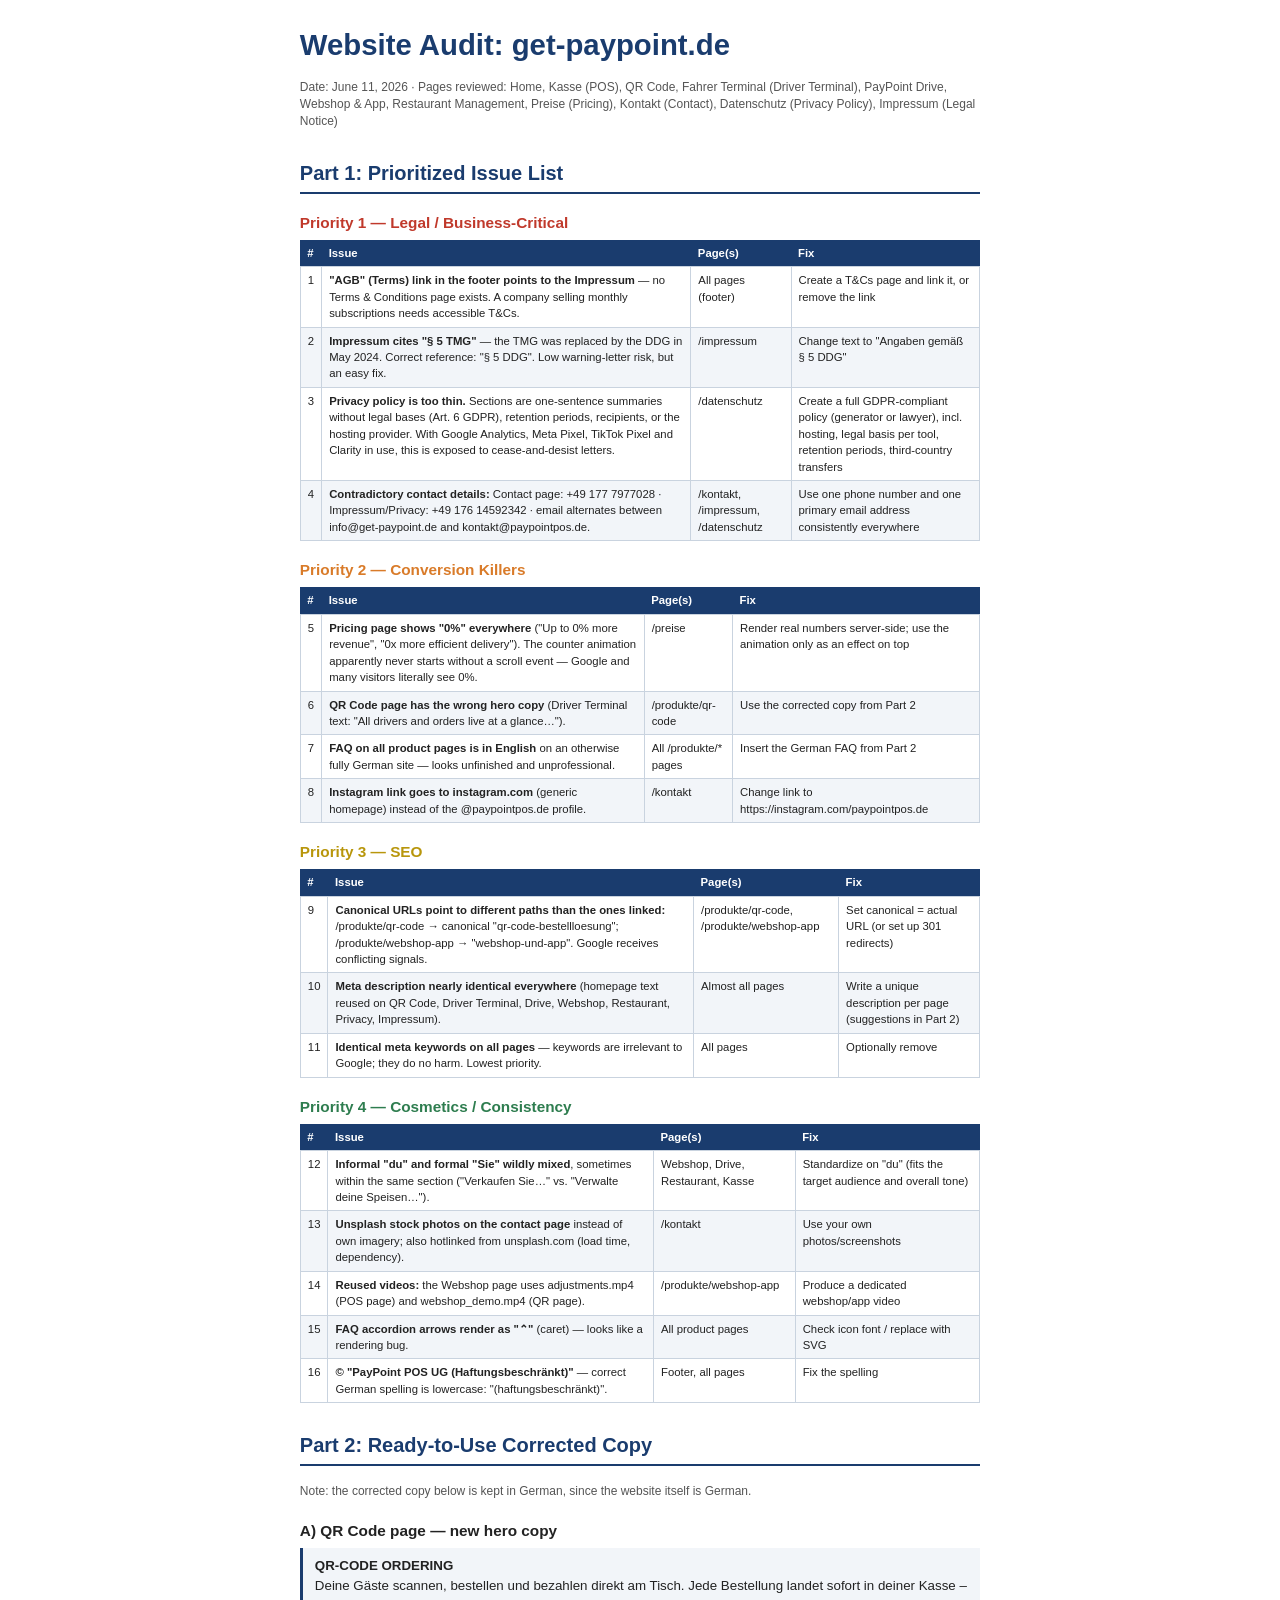
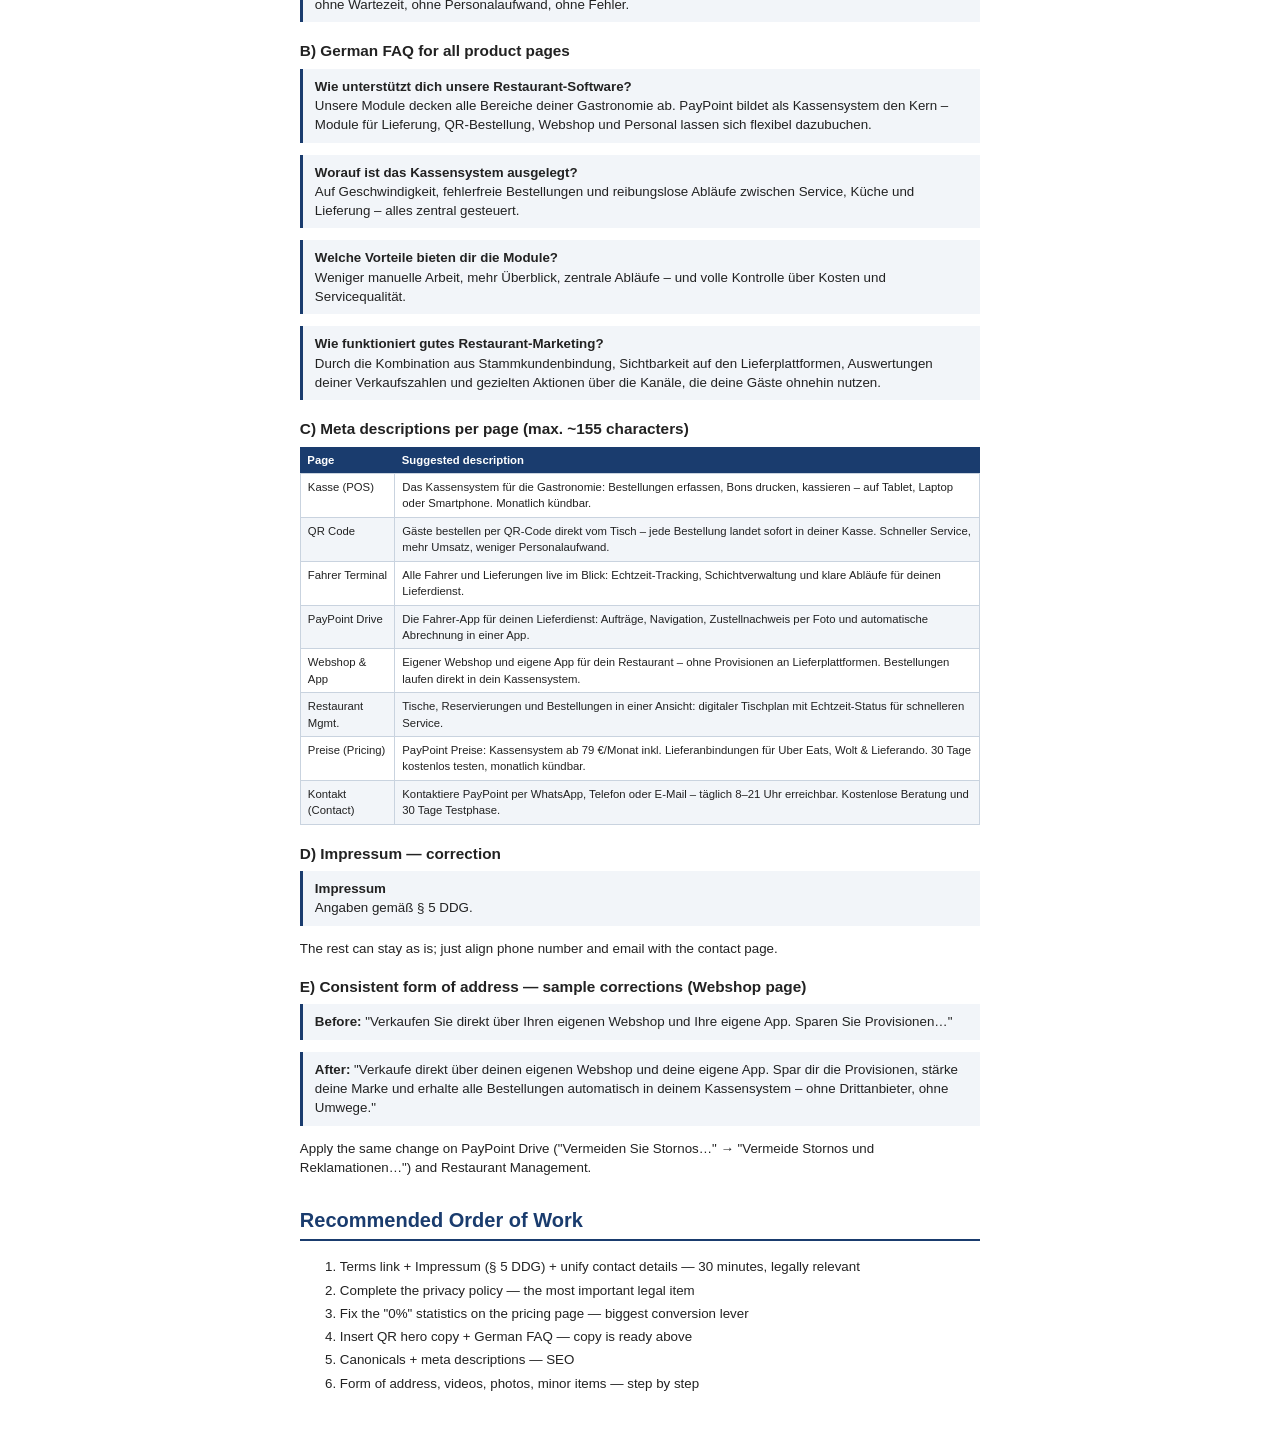
<file: Social Media/Website Audit get-paypoint.de (EN).html>
<!DOCTYPE html>
<html lang="en">
<head>
<meta charset="utf-8">
<title>Website Audit: get-paypoint.de (EN)</title>
<style>
  @page { size: A4; margin: 18mm; }
  body { font-family: Helvetica, Arial, sans-serif; font-size: 10pt; line-height: 1.45; color: #222; max-width: 180mm; margin: 0 auto; padding: 24px; }
  h1 { color: #1a3c6e; font-size: 22pt; margin: 0 0 4px; }
  .sub { color: #555; font-size: 9pt; margin-bottom: 20px; }
  h2 { color: #1a3c6e; font-size: 15pt; margin-top: 28px; border-bottom: 2px solid #1a3c6e; padding-bottom: 4px; }
  h3 { font-size: 11.5pt; margin-top: 18px; margin-bottom: 6px; }
  h3.p1 { color: #c0392b; } h3.p2 { color: #d97b29; } h3.p3 { color: #b8960c; } h3.p4 { color: #2e7d4f; }
  table { border-collapse: collapse; width: 100%; font-size: 8.5pt; margin-bottom: 12px; }
  th { background: #1a3c6e; color: #fff; text-align: left; padding: 5px 7px; }
  td { border: 0.5px solid #c9d3df; padding: 5px 7px; vertical-align: top; }
  tr:nth-child(even) td { background: #f2f5f9; }
  .quote { background: #f2f5f9; border-left: 3px solid #1a3c6e; padding: 8px 12px; margin: 6px 0 12px; }
  ol li { margin-bottom: 4px; }
  thead { display: table-header-group; }
  tr, .quote { page-break-inside: avoid; }
</style>
</head>
<body>

<h1>Website Audit: get-paypoint.de</h1>
<p class="sub">Date: June 11, 2026 · Pages reviewed: Home, Kasse (POS), QR Code, Fahrer Terminal (Driver Terminal), PayPoint Drive, Webshop &amp; App, Restaurant Management, Preise (Pricing), Kontakt (Contact), Datenschutz (Privacy Policy), Impressum (Legal Notice)</p>

<h2>Part 1: Prioritized Issue List</h2>

<h3 class="p1">Priority 1 — Legal / Business-Critical</h3>
<table>
<thead><tr><th>#</th><th>Issue</th><th>Page(s)</th><th>Fix</th></tr></thead>
<tbody>
<tr><td>1</td><td><b>"AGB" (Terms) link in the footer points to the Impressum</b> — no Terms &amp; Conditions page exists. A company selling monthly subscriptions needs accessible T&amp;Cs.</td><td>All pages (footer)</td><td>Create a T&amp;Cs page and link it, or remove the link</td></tr>
<tr><td>2</td><td><b>Impressum cites "§ 5 TMG"</b> — the TMG was replaced by the DDG in May 2024. Correct reference: "§ 5 DDG". Low warning-letter risk, but an easy fix.</td><td>/impressum</td><td>Change text to "Angaben gemäß § 5 DDG"</td></tr>
<tr><td>3</td><td><b>Privacy policy is too thin.</b> Sections are one-sentence summaries without legal bases (Art. 6 GDPR), retention periods, recipients, or the hosting provider. With Google Analytics, Meta Pixel, TikTok Pixel and Clarity in use, this is exposed to cease-and-desist letters.</td><td>/datenschutz</td><td>Create a full GDPR-compliant policy (generator or lawyer), incl. hosting, legal basis per tool, retention periods, third-country transfers</td></tr>
<tr><td>4</td><td><b>Contradictory contact details:</b> Contact page: +49 177 7977028 · Impressum/Privacy: +49 176 14592342 · email alternates between info@get-paypoint.de and kontakt@paypointpos.de.</td><td>/kontakt, /impressum, /datenschutz</td><td>Use one phone number and one primary email address consistently everywhere</td></tr>
</tbody>
</table>

<h3 class="p2">Priority 2 — Conversion Killers</h3>
<table>
<thead><tr><th>#</th><th>Issue</th><th>Page(s)</th><th>Fix</th></tr></thead>
<tbody>
<tr><td>5</td><td><b>Pricing page shows "0%" everywhere</b> ("Up to 0% more revenue", "0x more efficient delivery"). The counter animation apparently never starts without a scroll event — Google and many visitors literally see 0%.</td><td>/preise</td><td>Render real numbers server-side; use the animation only as an effect on top</td></tr>
<tr><td>6</td><td><b>QR Code page has the wrong hero copy</b> (Driver Terminal text: "All drivers and orders live at a glance…").</td><td>/produkte/qr-code</td><td>Use the corrected copy from Part 2</td></tr>
<tr><td>7</td><td><b>FAQ on all product pages is in English</b> on an otherwise fully German site — looks unfinished and unprofessional.</td><td>All /produkte/* pages</td><td>Insert the German FAQ from Part 2</td></tr>
<tr><td>8</td><td><b>Instagram link goes to instagram.com</b> (generic homepage) instead of the @paypointpos.de profile.</td><td>/kontakt</td><td>Change link to https://instagram.com/paypointpos.de</td></tr>
</tbody>
</table>

<h3 class="p3">Priority 3 — SEO</h3>
<table>
<thead><tr><th>#</th><th>Issue</th><th>Page(s)</th><th>Fix</th></tr></thead>
<tbody>
<tr><td>9</td><td><b>Canonical URLs point to different paths than the ones linked:</b> /produkte/qr-code → canonical "qr-code-bestellloesung"; /produkte/webshop-app → "webshop-und-app". Google receives conflicting signals.</td><td>/produkte/qr-code, /produkte/webshop-app</td><td>Set canonical = actual URL (or set up 301 redirects)</td></tr>
<tr><td>10</td><td><b>Meta description nearly identical everywhere</b> (homepage text reused on QR Code, Driver Terminal, Drive, Webshop, Restaurant, Privacy, Impressum).</td><td>Almost all pages</td><td>Write a unique description per page (suggestions in Part 2)</td></tr>
<tr><td>11</td><td><b>Identical meta keywords on all pages</b> — keywords are irrelevant to Google; they do no harm. Lowest priority.</td><td>All pages</td><td>Optionally remove</td></tr>
</tbody>
</table>

<h3 class="p4">Priority 4 — Cosmetics / Consistency</h3>
<table>
<thead><tr><th>#</th><th>Issue</th><th>Page(s)</th><th>Fix</th></tr></thead>
<tbody>
<tr><td>12</td><td><b>Informal "du" and formal "Sie" wildly mixed</b>, sometimes within the same section ("Verkaufen Sie…" vs. "Verwalte deine Speisen…").</td><td>Webshop, Drive, Restaurant, Kasse</td><td>Standardize on "du" (fits the target audience and overall tone)</td></tr>
<tr><td>13</td><td><b>Unsplash stock photos on the contact page</b> instead of own imagery; also hotlinked from unsplash.com (load time, dependency).</td><td>/kontakt</td><td>Use your own photos/screenshots</td></tr>
<tr><td>14</td><td><b>Reused videos:</b> the Webshop page uses adjustments.mp4 (POS page) and webshop_demo.mp4 (QR page).</td><td>/produkte/webshop-app</td><td>Produce a dedicated webshop/app video</td></tr>
<tr><td>15</td><td><b>FAQ accordion arrows render as "⌃"</b> (caret) — looks like a rendering bug.</td><td>All product pages</td><td>Check icon font / replace with SVG</td></tr>
<tr><td>16</td><td><b>© "PayPoint POS UG (Haftungsbeschränkt)"</b> — correct German spelling is lowercase: "(haftungsbeschränkt)".</td><td>Footer, all pages</td><td>Fix the spelling</td></tr>
</tbody>
</table>

<h2>Part 2: Ready-to-Use Corrected Copy</h2>
<p class="sub">Note: the corrected copy below is kept in German, since the website itself is German.</p>

<h3>A) QR Code page — new hero copy</h3>
<div class="quote"><b>QR-CODE ORDERING</b><br>
Deine Gäste scannen, bestellen und bezahlen direkt am Tisch. Jede Bestellung landet sofort in deiner Kasse – ohne Wartezeit, ohne Personalaufwand, ohne Fehler.</div>

<h3>B) German FAQ for all product pages</h3>
<div class="quote"><b>Wie unterstützt dich unsere Restaurant-Software?</b><br>
Unsere Module decken alle Bereiche deiner Gastronomie ab. PayPoint bildet als Kassensystem den Kern – Module für Lieferung, QR-Bestellung, Webshop und Personal lassen sich flexibel dazubuchen.</div>
<div class="quote"><b>Worauf ist das Kassensystem ausgelegt?</b><br>
Auf Geschwindigkeit, fehlerfreie Bestellungen und reibungslose Abläufe zwischen Service, Küche und Lieferung – alles zentral gesteuert.</div>
<div class="quote"><b>Welche Vorteile bieten dir die Module?</b><br>
Weniger manuelle Arbeit, mehr Überblick, zentrale Abläufe – und volle Kontrolle über Kosten und Servicequalität.</div>
<div class="quote"><b>Wie funktioniert gutes Restaurant-Marketing?</b><br>
Durch die Kombination aus Stammkundenbindung, Sichtbarkeit auf den Lieferplattformen, Auswertungen deiner Verkaufszahlen und gezielten Aktionen über die Kanäle, die deine Gäste ohnehin nutzen.</div>

<h3>C) Meta descriptions per page (max. ~155 characters)</h3>
<table>
<thead><tr><th>Page</th><th>Suggested description</th></tr></thead>
<tbody>
<tr><td>Kasse (POS)</td><td>Das Kassensystem für die Gastronomie: Bestellungen erfassen, Bons drucken, kassieren – auf Tablet, Laptop oder Smartphone. Monatlich kündbar.</td></tr>
<tr><td>QR Code</td><td>Gäste bestellen per QR-Code direkt vom Tisch – jede Bestellung landet sofort in deiner Kasse. Schneller Service, mehr Umsatz, weniger Personalaufwand.</td></tr>
<tr><td>Fahrer Terminal</td><td>Alle Fahrer und Lieferungen live im Blick: Echtzeit-Tracking, Schichtverwaltung und klare Abläufe für deinen Lieferdienst.</td></tr>
<tr><td>PayPoint Drive</td><td>Die Fahrer-App für deinen Lieferdienst: Aufträge, Navigation, Zustellnachweis per Foto und automatische Abrechnung in einer App.</td></tr>
<tr><td>Webshop &amp; App</td><td>Eigener Webshop und eigene App für dein Restaurant – ohne Provisionen an Lieferplattformen. Bestellungen laufen direkt in dein Kassensystem.</td></tr>
<tr><td>Restaurant Mgmt.</td><td>Tische, Reservierungen und Bestellungen in einer Ansicht: digitaler Tischplan mit Echtzeit-Status für schnelleren Service.</td></tr>
<tr><td>Preise (Pricing)</td><td>PayPoint Preise: Kassensystem ab 79 €/Monat inkl. Lieferanbindungen für Uber Eats, Wolt &amp; Lieferando. 30 Tage kostenlos testen, monatlich kündbar.</td></tr>
<tr><td>Kontakt (Contact)</td><td>Kontaktiere PayPoint per WhatsApp, Telefon oder E-Mail – täglich 8–21 Uhr erreichbar. Kostenlose Beratung und 30 Tage Testphase.</td></tr>
</tbody>
</table>

<h3>D) Impressum — correction</h3>
<div class="quote"><b>Impressum</b><br>Angaben gemäß § 5 DDG.</div>
<p>The rest can stay as is; just align phone number and email with the contact page.</p>

<h3>E) Consistent form of address — sample corrections (Webshop page)</h3>
<div class="quote"><b>Before:</b> "Verkaufen Sie direkt über Ihren eigenen Webshop und Ihre eigene App. Sparen Sie Provisionen…"</div>
<div class="quote"><b>After:</b> "Verkaufe direkt über deinen eigenen Webshop und deine eigene App. Spar dir die Provisionen, stärke deine Marke und erhalte alle Bestellungen automatisch in deinem Kassensystem – ohne Drittanbieter, ohne Umwege."</div>
<p>Apply the same change on PayPoint Drive ("Vermeiden Sie Stornos…" → "Vermeide Stornos und Reklamationen…") and Restaurant Management.</p>

<h2>Recommended Order of Work</h2>
<ol>
<li>Terms link + Impressum (§ 5 DDG) + unify contact details — 30 minutes, legally relevant</li>
<li>Complete the privacy policy — the most important legal item</li>
<li>Fix the "0%" statistics on the pricing page — biggest conversion lever</li>
<li>Insert QR hero copy + German FAQ — copy is ready above</li>
<li>Canonicals + meta descriptions — SEO</li>
<li>Form of address, videos, photos, minor items — step by step</li>
</ol>

</body>
</html>
</file>
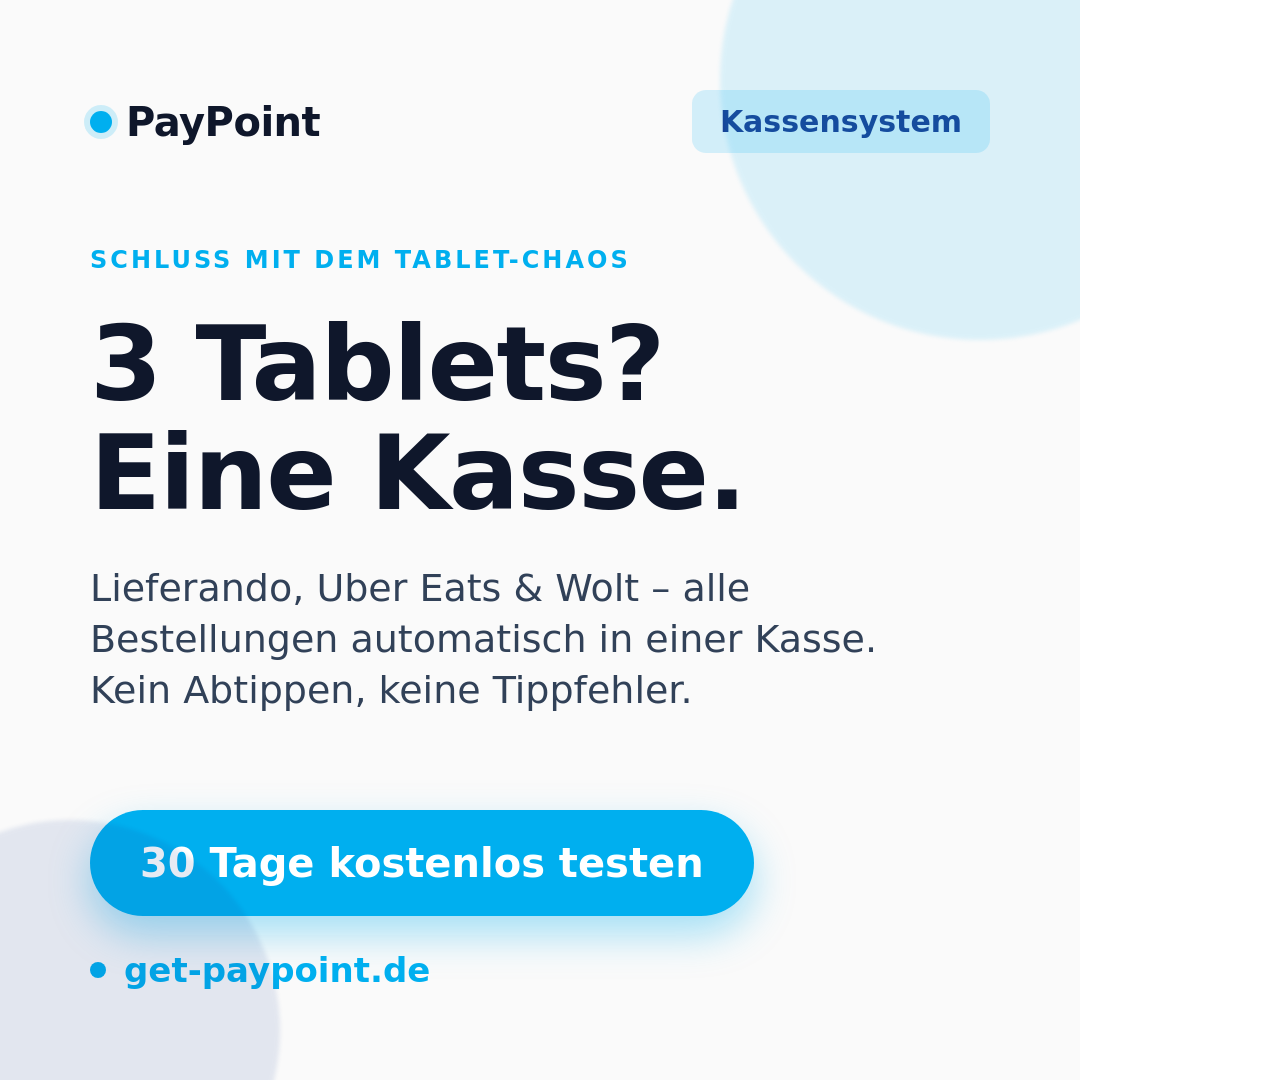
<file: Social-Media/Grafiken/Vorlagen-HTML/post-01-tablet-chaos.html>
<!DOCTYPE html><html lang="de"><head><meta charset="UTF-8">
<link rel="stylesheet" href="_style.css"></head>
<body>
<div class="frame post bg-light">
  <div class="blob" style="width:520px;height:520px;background:#00afef;top:-180px;right:-160px;opacity:.12;"></div>
  <div class="blob" style="width:420px;height:420px;background:#183e93;bottom:-160px;left:-140px;opacity:.10;"></div>
  <div class="pad stack" style="height:100%;justify-content:space-between;">
    <div class="row-between">
      <div class="brand"><span class="dot"></span><span class="name">PayPoint</span></div>
      <span class="tag cyan">Kassensystem</span>
    </div>
    <div class="stack" style="gap:36px;">
      <span class="eyebrow cyan">Schluss mit dem Tablet-Chaos</span>
      <div class="headline h-xl">3 Tablets?<br>Eine Kasse.</div>
      <p class="sub" style="max-width:840px;">Lieferando, Uber&nbsp;Eats &amp; Wolt – alle Bestellungen automatisch in einer Kasse. Kein Abtippen, keine Tippfehler.</p>
    </div>
    <div class="stack" style="gap:34px;align-items:flex-start;">
      <div class="cta">30 Tage kostenlos testen</div>
      <div class="foot"><span class="dot" style="width:16px;height:16px;border-radius:50%;background:#00afef;display:inline-block;"></span><span class="web">get-paypoint.de</span></div>
    </div>
  </div>
</div>
</body></html>
</file>
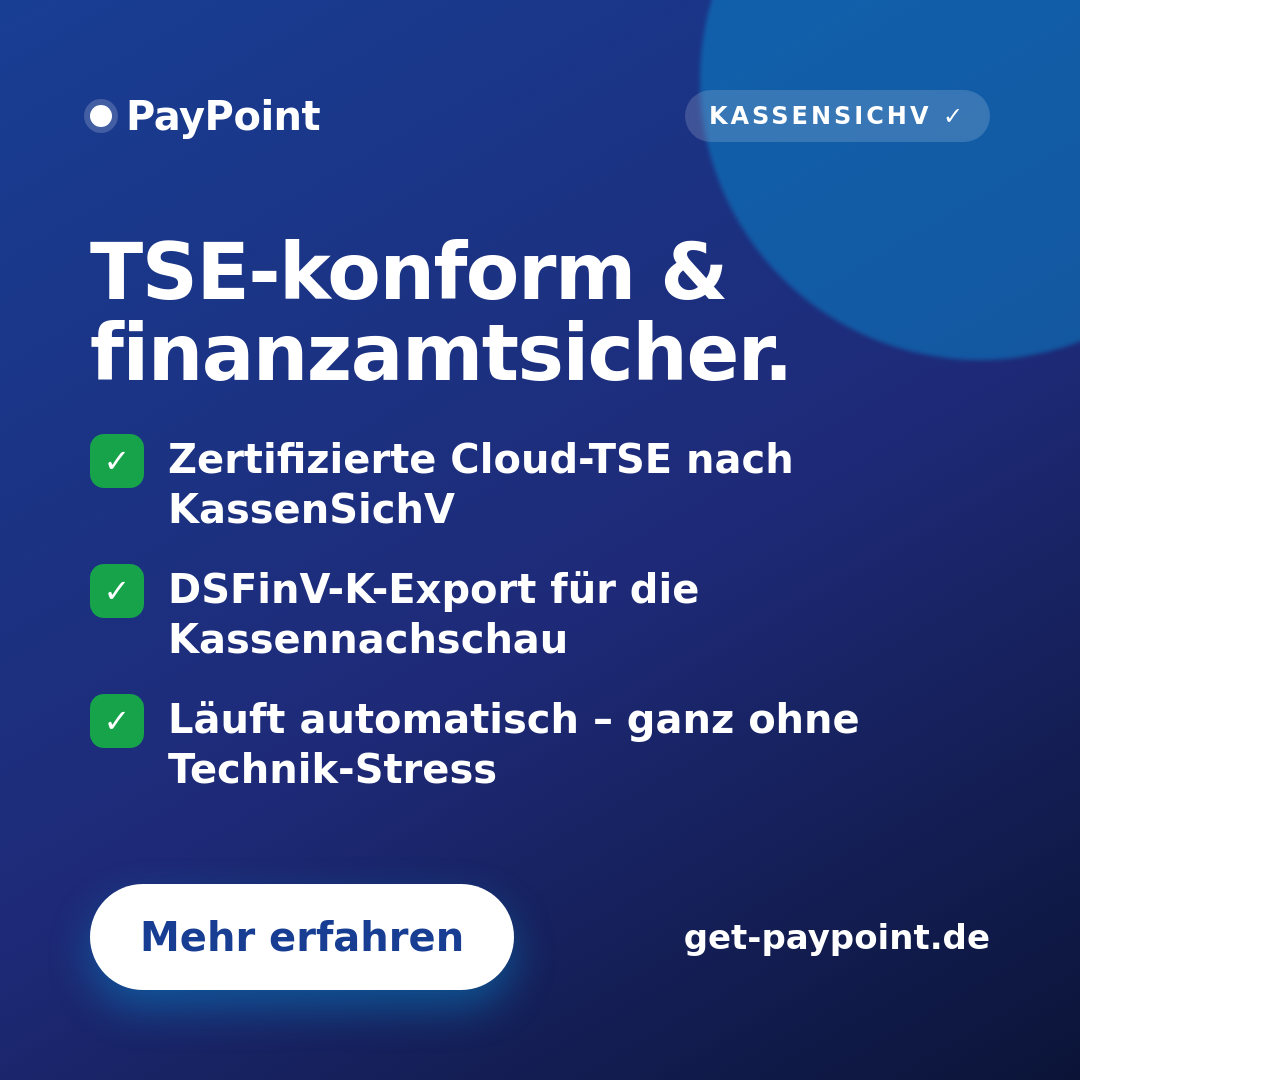
<file: Social-Media/Grafiken/Vorlagen-HTML/post-02-tse.html>
<!DOCTYPE html><html lang="de"><head><meta charset="UTF-8">
<link rel="stylesheet" href="_style.css"></head>
<body>
<div class="frame post bg-blue">
  <div class="blob" style="width:560px;height:560px;background:#00afef;top:-200px;right:-180px;opacity:.35;"></div>
  <div class="pad stack" style="height:100%;justify-content:space-between;">
    <div class="row-between">
      <div class="brand on-dark"><span class="dot"></span><span class="name">PayPoint</span></div>
      <span class="eyebrow pill">KassenSichV ✓</span>
    </div>
    <div class="stack" style="gap:40px;">
      <div class="headline h-l">TSE-konform &amp;<br>finanzamtsicher.</div>
      <ul class="list" style="color:#fff;">
        <li><span class="check">✓</span>Zertifizierte Cloud-TSE nach KassenSichV</li>
        <li><span class="check">✓</span>DSFinV-K-Export für die Kassennachschau</li>
        <li><span class="check">✓</span>Läuft automatisch – ganz ohne Technik-Stress</li>
      </ul>
    </div>
    <div class="row-between">
      <div class="cta invert">Mehr erfahren</div>
      <div class="foot"><span class="web on-dark">get-paypoint.de</span></div>
    </div>
  </div>
</div>
</body></html>
</file>
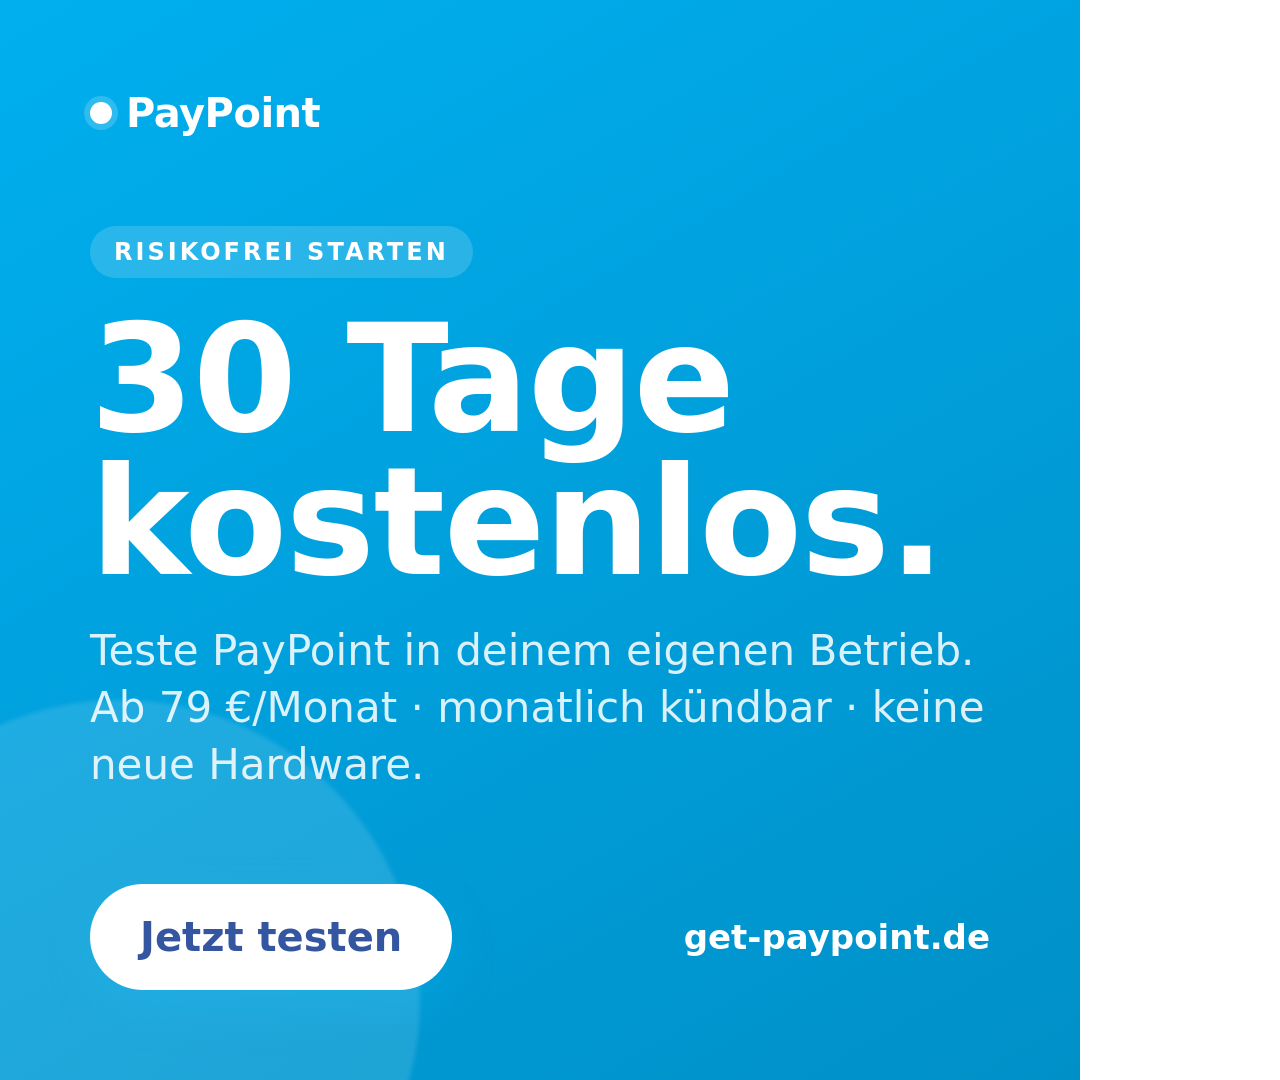
<file: Social-Media/Grafiken/Vorlagen-HTML/post-03-30-tage.html>
<!DOCTYPE html><html lang="de"><head><meta charset="UTF-8">
<link rel="stylesheet" href="_style.css"></head>
<body>
<div class="frame post bg-cyan">
  <div class="blob" style="width:600px;height:600px;background:#fff;bottom:-220px;left:-180px;opacity:.12;"></div>
  <div class="pad stack" style="height:100%;justify-content:space-between;">
    <div class="brand on-dark"><span class="dot"></span><span class="name">PayPoint</span></div>
    <div class="stack" style="gap:30px;align-items:flex-start;">
      <span class="eyebrow pill">Risikofrei starten</span>
      <div class="headline" style="font-size:150px;line-height:.95;">30 Tage<br>kostenlos.</div>
      <p class="sub on-dark" style="font-size:42px;">Teste PayPoint in deinem eigenen Betrieb. <br>Ab 79&nbsp;€/Monat · monatlich kündbar · keine neue Hardware.</p>
    </div>
    <div class="row-between">
      <div class="cta invert">Jetzt testen</div>
      <div class="foot"><span class="web on-dark">get-paypoint.de</span></div>
    </div>
  </div>
</div>
</body></html>
</file>
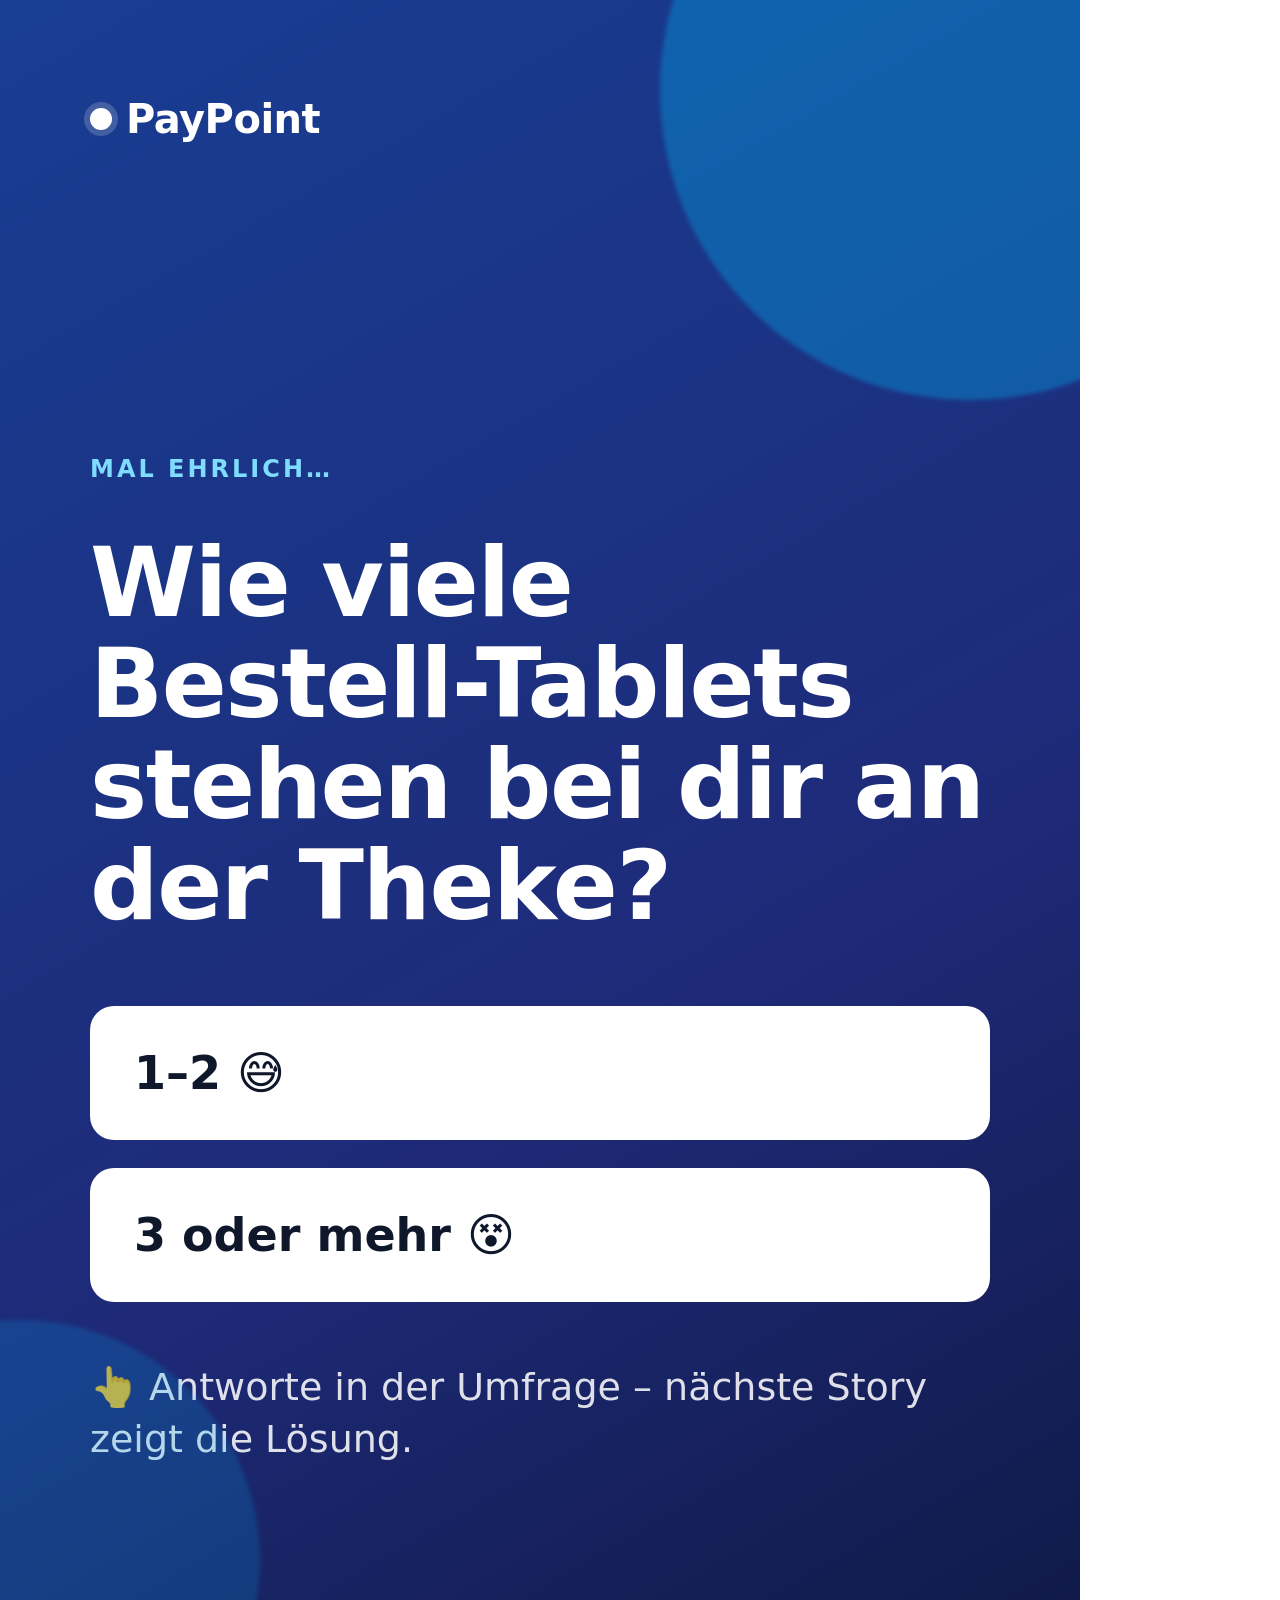
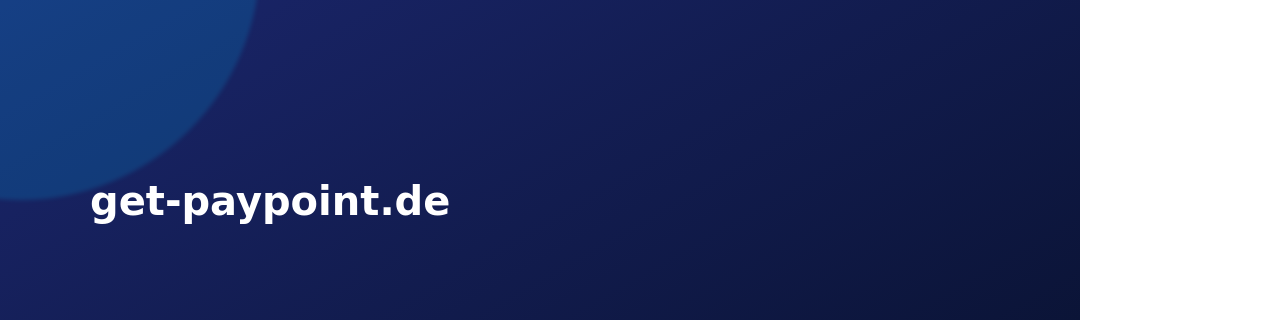
<file: Social-Media/Grafiken/Vorlagen-HTML/story-01-umfrage.html>
<!DOCTYPE html><html lang="de"><head><meta charset="UTF-8">
<link rel="stylesheet" href="_style.css"></head>
<body>
<div class="frame story bg-blue">
  <div class="blob" style="width:620px;height:620px;background:#00afef;top:-220px;right:-200px;opacity:.35;"></div>
  <div class="blob" style="width:480px;height:480px;background:#00afef;bottom:120px;left:-220px;opacity:.18;"></div>
  <div class="pad-story stack" style="height:100%;justify-content:space-between;">
    <div class="brand on-dark"><span class="dot"></span><span class="name">PayPoint</span></div>

    <div class="stack" style="gap:50px;">
      <span class="eyebrow cyan" style="color:#7fdcff;">Mal ehrlich…</span>
      <div class="headline" style="font-size:96px;line-height:1.05;">Wie viele Bestell-Tablets stehen bei dir an der Theke?</div>

      <div class="stack" style="gap:28px;margin-top:20px;">
        <div style="background:#fff;color:#0f172b;border-radius:24px;padding:40px 44px;font-size:46px;font-weight:800;">1–2 😅</div>
        <div style="background:#fff;color:#0f172b;border-radius:24px;padding:40px 44px;font-size:46px;font-weight:800;">3 oder mehr 😵</div>
      </div>
      <p class="sub on-dark" style="font-size:38px;margin-top:10px;">👆 Antworte in der Umfrage – nächste Story zeigt die Lösung.</p>
    </div>

    <div class="foot"><span class="web on-dark" style="font-size:40px;">get-paypoint.de</span></div>
  </div>
</div>
</body></html>
</file>
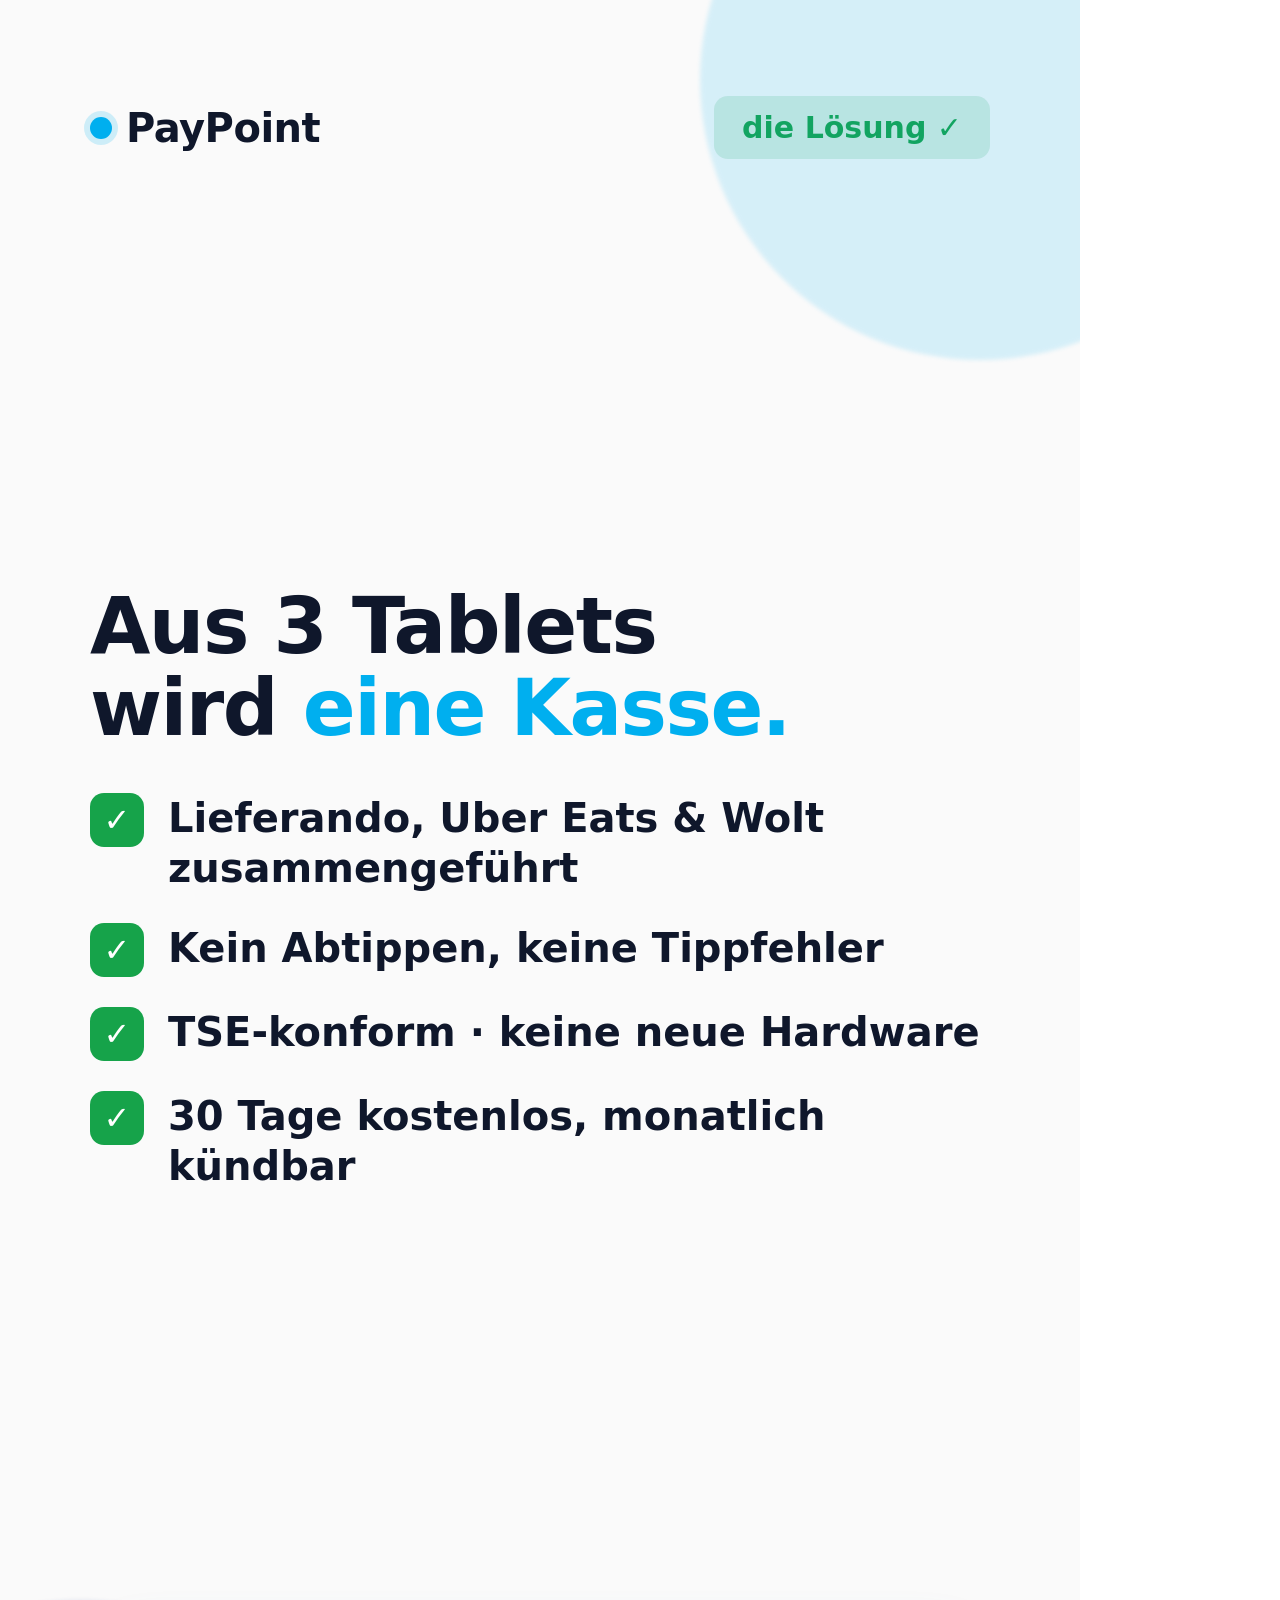
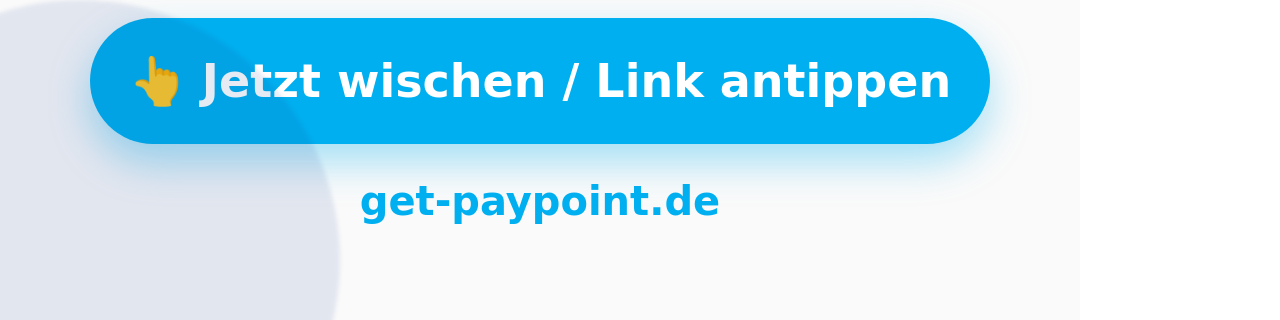
<file: Social-Media/Grafiken/Vorlagen-HTML/story-02-loesung.html>
<!DOCTYPE html><html lang="de"><head><meta charset="UTF-8">
<link rel="stylesheet" href="_style.css"></head>
<body>
<div class="frame story bg-light">
  <div class="blob" style="width:560px;height:560px;background:#00afef;top:-200px;right:-180px;opacity:.14;"></div>
  <div class="blob" style="width:520px;height:520px;background:#183e93;bottom:-200px;left:-180px;opacity:.10;"></div>
  <div class="pad-story stack" style="height:100%;justify-content:space-between;">
    <div class="row-between">
      <div class="brand"><span class="dot"></span><span class="name">PayPoint</span></div>
      <span class="tag green">die Lösung ✓</span>
    </div>

    <div class="stack" style="gap:44px;">
      <div class="headline h-l">Aus 3 Tablets<br>wird <span style="color:#00afef;">eine Kasse.</span></div>
      <ul class="list">
        <li><span class="check">✓</span>Lieferando, Uber&nbsp;Eats &amp; Wolt zusammengeführt</li>
        <li><span class="check">✓</span>Kein Abtippen, keine Tippfehler</li>
        <li><span class="check">✓</span>TSE-konform · keine neue Hardware</li>
        <li><span class="check">✓</span>30 Tage kostenlos, monatlich kündbar</li>
      </ul>
    </div>

    <div class="stack" style="gap:34px;">
      <div class="cta" style="justify-content:center;font-size:46px;padding:36px;">👆 Jetzt wischen / Link antippen</div>
      <div class="foot" style="justify-content:center;"><span class="web" style="font-size:40px;">get-paypoint.de</span></div>
    </div>
  </div>
</div>
</body></html>
</file>
<file: Social-Media/Grafiken/Vorlagen-HTML/_style.css>
/* ===== PayPoint Social-Grafiken – gemeinsame Styles ===== */
:root{
  --primary:#00afef;       /* Cyan  */
  --primary-dark:#183e93;  /* Dunkelblau */
  --heading:#0f172b;
  --body:#314158;
  --muted:#62748e;
  --bg:#fafafa;
  --white:#ffffff;
  --green:#16a34a;
  --font: ui-sans-serif, system-ui, "Segoe UI", Roboto, "Helvetica Neue", Arial, "Apple Color Emoji","Segoe UI Emoji";
}
*{box-sizing:border-box;margin:0;padding:0;}
html,body{font-family:var(--font);}

/* Jede Grafik liegt in .frame mit fester Pixelgröße */
.frame{position:relative;overflow:hidden;color:var(--heading);}
.frame.post{width:1080px;height:1080px;}
.frame.story{width:1080px;height:1920px;}

/* Hintergrundvarianten */
.bg-light{background:var(--bg);}
.bg-blue{background:linear-gradient(150deg,var(--primary-dark) 0%,#1e2a78 55%,#0b1437 100%);color:var(--white);}
.bg-cyan{background:linear-gradient(150deg,var(--primary) 0%,#0090c8 100%);color:var(--white);}

/* Marken-Wortmarke */
.brand{display:flex;align-items:center;gap:14px;font-weight:800;letter-spacing:-.5px;}
.brand .dot{width:22px;height:22px;border-radius:50%;background:var(--primary);box-shadow:0 0 0 6px rgba(0,175,239,.18);}
.brand.on-dark .dot{background:#fff;box-shadow:0 0 0 6px rgba(255,255,255,.18);}
.brand .name{font-size:40px;}

/* Layout-Helfer */
.pad{padding:90px;}
.pad-story{padding:96px 90px;}
.eyebrow{display:inline-block;font-weight:800;text-transform:uppercase;letter-spacing:3px;font-size:24px;}
.eyebrow.cyan{color:var(--primary);}
.eyebrow.pill{background:rgba(255,255,255,.16);padding:12px 24px;border-radius:999px;backdrop-filter:blur(2px);}
.headline{font-weight:800;letter-spacing:-1.5px;line-height:1.04;}
.h-xl{font-size:104px;}
.h-l{font-size:78px;}
.h-m{font-size:60px;}
.sub{font-size:38px;line-height:1.35;color:var(--body);font-weight:500;}
.sub.on-dark{color:rgba(255,255,255,.86);}

/* Aufzählung mit Häkchen */
.list{list-style:none;display:flex;flex-direction:column;gap:30px;}
.list li{display:flex;align-items:flex-start;gap:24px;font-size:40px;font-weight:600;line-height:1.25;}
.check{flex:0 0 auto;width:54px;height:54px;border-radius:14px;background:var(--green);color:#fff;
  display:flex;align-items:center;justify-content:center;font-size:32px;font-weight:900;}
.x{background:#dc2626;}

/* CTA-Pill */
.cta{display:inline-flex;align-items:center;gap:16px;background:var(--primary);color:#fff;
  font-weight:800;font-size:40px;padding:30px 50px;border-radius:999px;box-shadow:0 18px 40px rgba(0,175,239,.35);}
.cta.invert{background:#fff;color:var(--primary-dark);}

/* Footer-Zeile */
.foot{display:flex;align-items:center;gap:18px;font-size:34px;font-weight:700;}
.foot .web{white-space:nowrap;}
.foot .web{color:var(--primary);}
.foot .web.on-dark{color:#fff;}

/* Badge / Tag */
.tag{display:inline-block;font-size:30px;font-weight:800;padding:14px 28px;border-radius:14px;}
.tag.green{background:rgba(22,163,74,.15);color:var(--green);}
.tag.cyan{background:rgba(0,175,239,.16);color:var(--primary-dark);}

/* Deko-Kreise */
.blob{position:absolute;border-radius:50%;filter:blur(2px);opacity:.5;}
.row-between{display:flex;align-items:center;justify-content:space-between;}
.stack{display:flex;flex-direction:column;}
</file>
